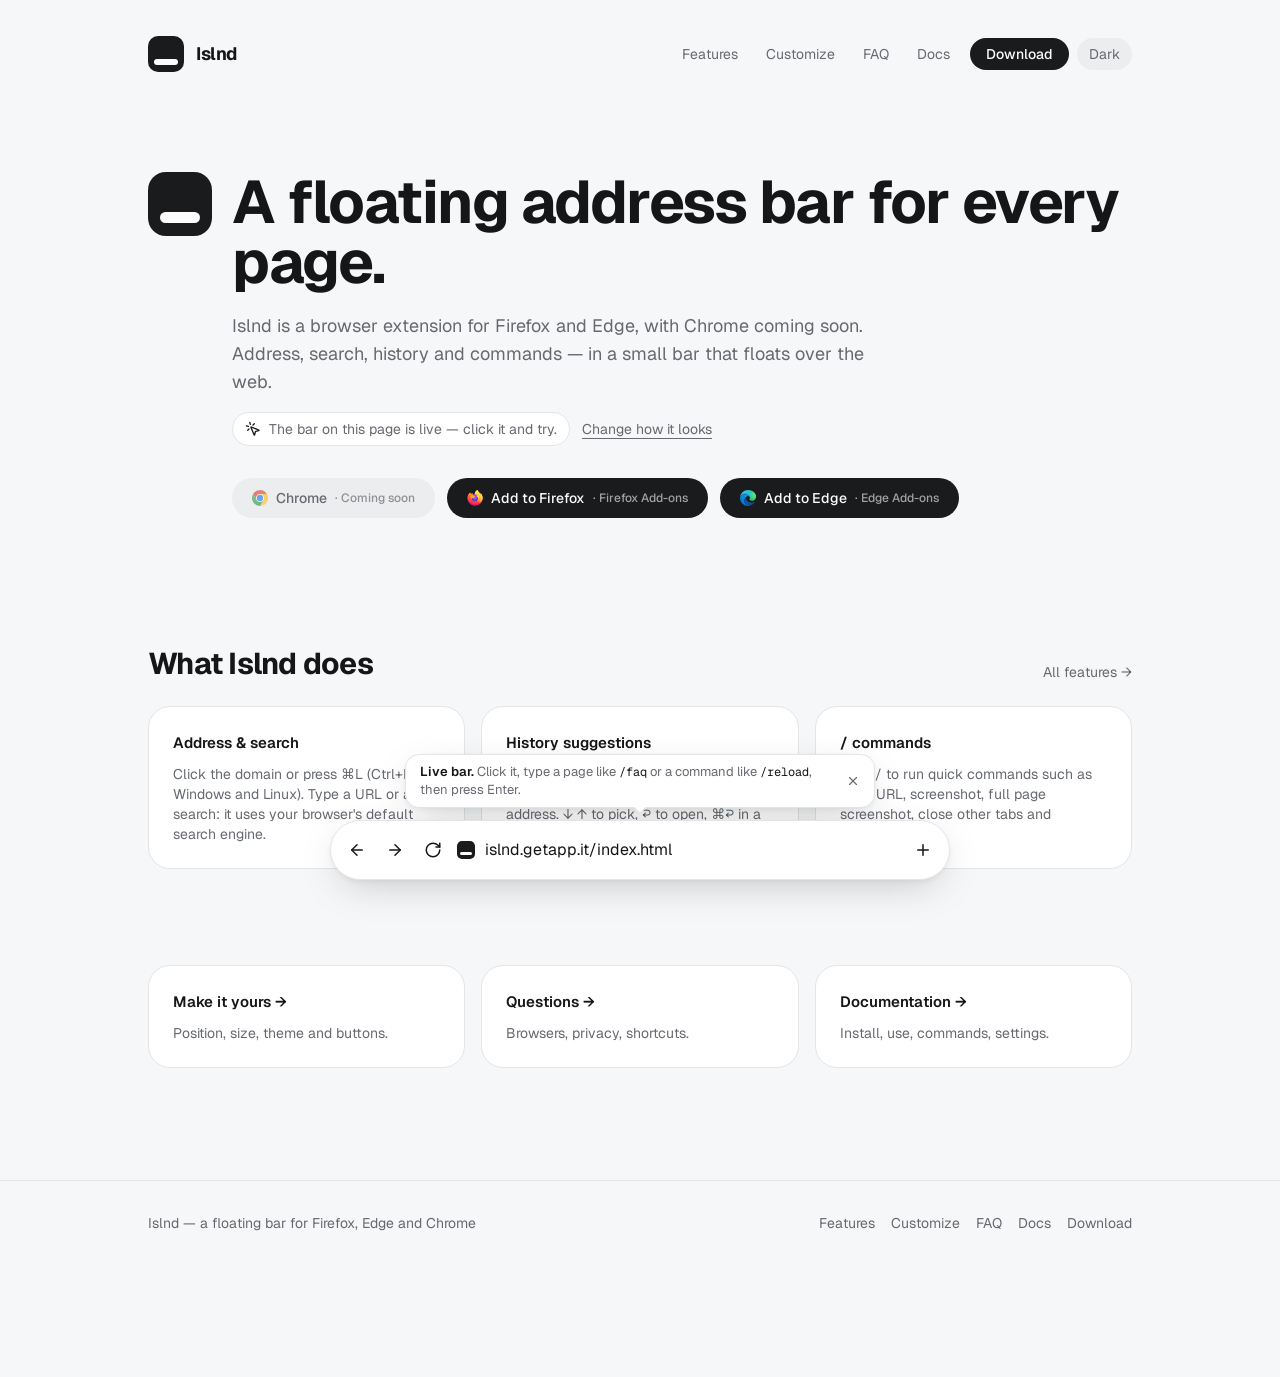
<file: index.html>
<!doctype html>
<html lang="en">
  <head>
    <meta charset="utf-8">
    <meta name="viewport" content="width=device-width, initial-scale=1">
    <title>Islnd — floating address bar for Firefox, Edge and Chrome</title>
    <meta name="description" content="Islnd is a browser extension that adds a floating bar to every page: address, search, history, navigation and / commands. For Firefox, Edge and Chrome.">
    <meta name="author" content="GetApp.it">
    <meta property="og:site_name" content="Islnd">
    <meta property="og:title" content="Islnd — floating address bar for Firefox, Edge and Chrome">
    <meta property="og:description" content="Islnd is a browser extension that adds a floating bar to every page: address, search, history, navigation and / commands. For Firefox, Edge and Chrome.">
    <meta property="og:type" content="website">
    <meta property="og:url" content="https://islnd.getapp.it/">
    <meta name="twitter:card" content="summary">
    <link rel="canonical" href="https://islnd.getapp.it/">
    <link rel="icon" href="/favicon.svg" type="image/svg+xml">
    <link rel="preconnect" href="https://fonts.googleapis.com">
    <link rel="preconnect" href="https://fonts.gstatic.com" crossorigin>
    <link rel="stylesheet" href="https://fonts.googleapis.com/css2?family=Geist:wght@400;500;600;700&amp;family=Geist+Mono:wght@400;500&amp;display=swap">
    <link rel="stylesheet" href="/site.css">
    <script>
      try {
        const theme = localStorage.getItem('islnd-theme');
        if (theme === 'dark' || (!theme && matchMedia('(prefers-color-scheme: dark)').matches)) document.documentElement.classList.add('dark');
      } catch {}
    </script>
    <script src="/site.js" defer></script>
    <script type="application/ld+json">{"@context":"https://schema.org","@type":"SoftwareApplication","name":"Islnd","applicationCategory":"BrowserApplication","operatingSystem":"Firefox, Edge","description":"A browser extension that adds a floating bar to every page: address, search, history, navigation and / commands."}</script>
  </head>
  <body>
    <div class="site">
      <header class="header">
        <a class="brand" href="/"><span class="logo" aria-hidden="true"></span><span class="brand-name">Islnd</span></a>
        <nav class="nav">
          <a href="/features/">Features</a>
          <a href="/customize/">Customize</a>
          <a href="/faq/">FAQ</a>
          <a href="/docs/">Docs</a>
          <a class="download" href="/download/">Download</a>
          <button type="button" class="theme-toggle" aria-label="Toggle dark mode">Dark</button>
        </nav>
      </header>
      <main>
        <section class="hero">
          <div class="hero-inner">
            <span class="logo" aria-hidden="true"></span>
            <div class="hero-text">
              <h1>A floating address bar for every page.</h1>
              <p class="intro">Islnd is a browser extension for Firefox and Edge, with Chrome coming soon. Address, search, history and commands — in a small bar that floats over the web.</p>
              <div class="hero-meta">
                <span class="chip"><svg class="icon" viewBox="0 0 24 24" aria-hidden="true"><path d="M14 4.1 12 6"/><path d="m5.1 8-2.9-.8"/><path d="m6 12-1.9 2"/><path d="M7.2 2.2 8 5.1"/><path d="M9.037 9.69a.498.498 0 0 1 .653-.653l11 4.5a.5.5 0 0 1-.074.949l-4.349 1.041a1 1 0 0 0-.74.739l-1.04 4.35a.5.5 0 0 1-.95.074z"/></svg>The bar on this page is live — click it and try.</span>
                <a class="text-link" href="/customize/">Change how it looks</a>
              </div>
              <div class="stores">
                <span class="store soon" aria-disabled="true"><img src="/logos/chrome.svg" alt="">Chrome<small>· Coming soon</small></span>
                <a class="store" href="https://addons.mozilla.org/it/firefox/addon/islnd/" target="_blank" rel="noopener"><img src="/logos/firefox.svg" alt="">Add to Firefox<small>· Firefox Add-ons</small></a>
                <a class="store" href="https://microsoftedge.microsoft.com/addons/detail/islnd/hhejfaknnjenognigdjfdncecgknjoaa" target="_blank" rel="noopener"><img src="/logos/edge.svg" alt="">Add to Edge<small>· Edge Add-ons</small></a>
              </div>
            </div>
          </div>
        </section>
        <section class="section">
          <div class="section-head">
            <h2>What Islnd does</h2>
            <a href="/features/">All features →</a>
          </div>
          <div class="cards three">
            <div class="card"><h3>Address &amp; search</h3><p>Click the domain or press ⌘L (Ctrl+L on Windows and Linux). Type a URL or a search: it uses your browser's default search engine.</p></div>
            <div class="card"><h3>History suggestions</h3><p>Up to 10 matching pages from your history, with favicon, title and full address. ↓ ↑ to pick, ↩ to open, ⌘↩ in a new tab.</p></div>
            <div class="card"><h3>/ commands</h3><p>Type / to run quick commands such as copy URL, screenshot, full page screenshot, close other tabs and minimize Islnd.</p></div>
          </div>
        </section>
        <section class="section cards three">
          <a class="card" href="/customize/"><h2>Make it yours →</h2><p>Position, size, theme and buttons.</p></a>
          <a class="card" href="/faq/"><h2>Questions →</h2><p>Browsers, privacy, shortcuts.</p></a>
          <a class="card" href="/docs/"><h2>Documentation →</h2><p>Install, use, commands, settings.</p></a>
        </section>
      </main>
      <footer class="footer">
        <div class="footer-inner">
          <span>Islnd — a floating bar for Firefox, Edge and Chrome</span>
          <div class="footer-links">
            <a href="/features/">Features</a>
            <a href="/customize/">Customize</a>
            <a href="/faq/">FAQ</a>
            <a href="/docs/">Docs</a>
            <a href="/download/">Download</a>
          </div>
        </div>
      </footer>
      <div class="preview-dock" role="region" aria-label="Islnd bar" data-position="bottom" data-size="xl">
        <div class="preview-hint" role="note"><span><b>Live bar.</b> Click it, type a page like <code>/faq</code> or a command like <code>/reload</code>, then press Enter.</span><button type="button" aria-label="Dismiss this hint" data-action="dismiss"><svg class="icon" viewBox="0 0 24 24" aria-hidden="true"><path d="M18 6 6 18"/><path d="m6 6 12 12"/></svg></button></div>
        <form class="preview-bar">
          <button type="button" class="preview-icon" aria-label="Back" title="Back" data-action="back"><svg class="icon" viewBox="0 0 24 24" aria-hidden="true"><path d="m12 19-7-7 7-7"/><path d="M19 12H5"/></svg></button>
          <button type="button" class="preview-icon" aria-label="Forward" title="Forward" data-action="forward"><svg class="icon" viewBox="0 0 24 24" aria-hidden="true"><path d="M5 12h14"/><path d="m12 5 7 7-7 7"/></svg></button>
          <button type="button" class="preview-icon" aria-label="Reload" title="Reload" data-action="reload"><svg class="icon" viewBox="0 0 24 24" aria-hidden="true"><path d="M21 12a9 9 0 1 1-9-9c2.52 0 4.93 1 6.74 2.74L21 8"/><path d="M21 3v5h-5"/></svg></button>
          <button type="button" class="preview-icon" aria-label="Home" title="Home" data-action="home" hidden><svg class="icon" viewBox="0 0 24 24" aria-hidden="true"><path d="M15 21v-8a1 1 0 0 0-1-1h-4a1 1 0 0 0-1 1v8"/><path d="M3 10a2 2 0 0 1 .709-1.528l7-6a2 2 0 0 1 2.582 0l7 6A2 2 0 0 1 21 10v9a2 2 0 0 1-2 2H5a2 2 0 0 1-2-2z"/></svg></button>
          <span class="logo preview-favicon" aria-hidden="true"></span>
          <input class="preview-input" aria-label="Islnd address or search" value="islnd.getapp.it" autocomplete="off" spellcheck="false">
          <button type="button" class="preview-icon" aria-label="New tab" title="New tab" data-action="newtab"><svg class="icon" viewBox="0 0 24 24" aria-hidden="true"><path d="M5 12h14"/><path d="M12 5v14"/></svg></button>
          <div class="preview-suggestions" hidden></div>
        </form>
      </div>
    </div>
  </body>
</html>
</file>
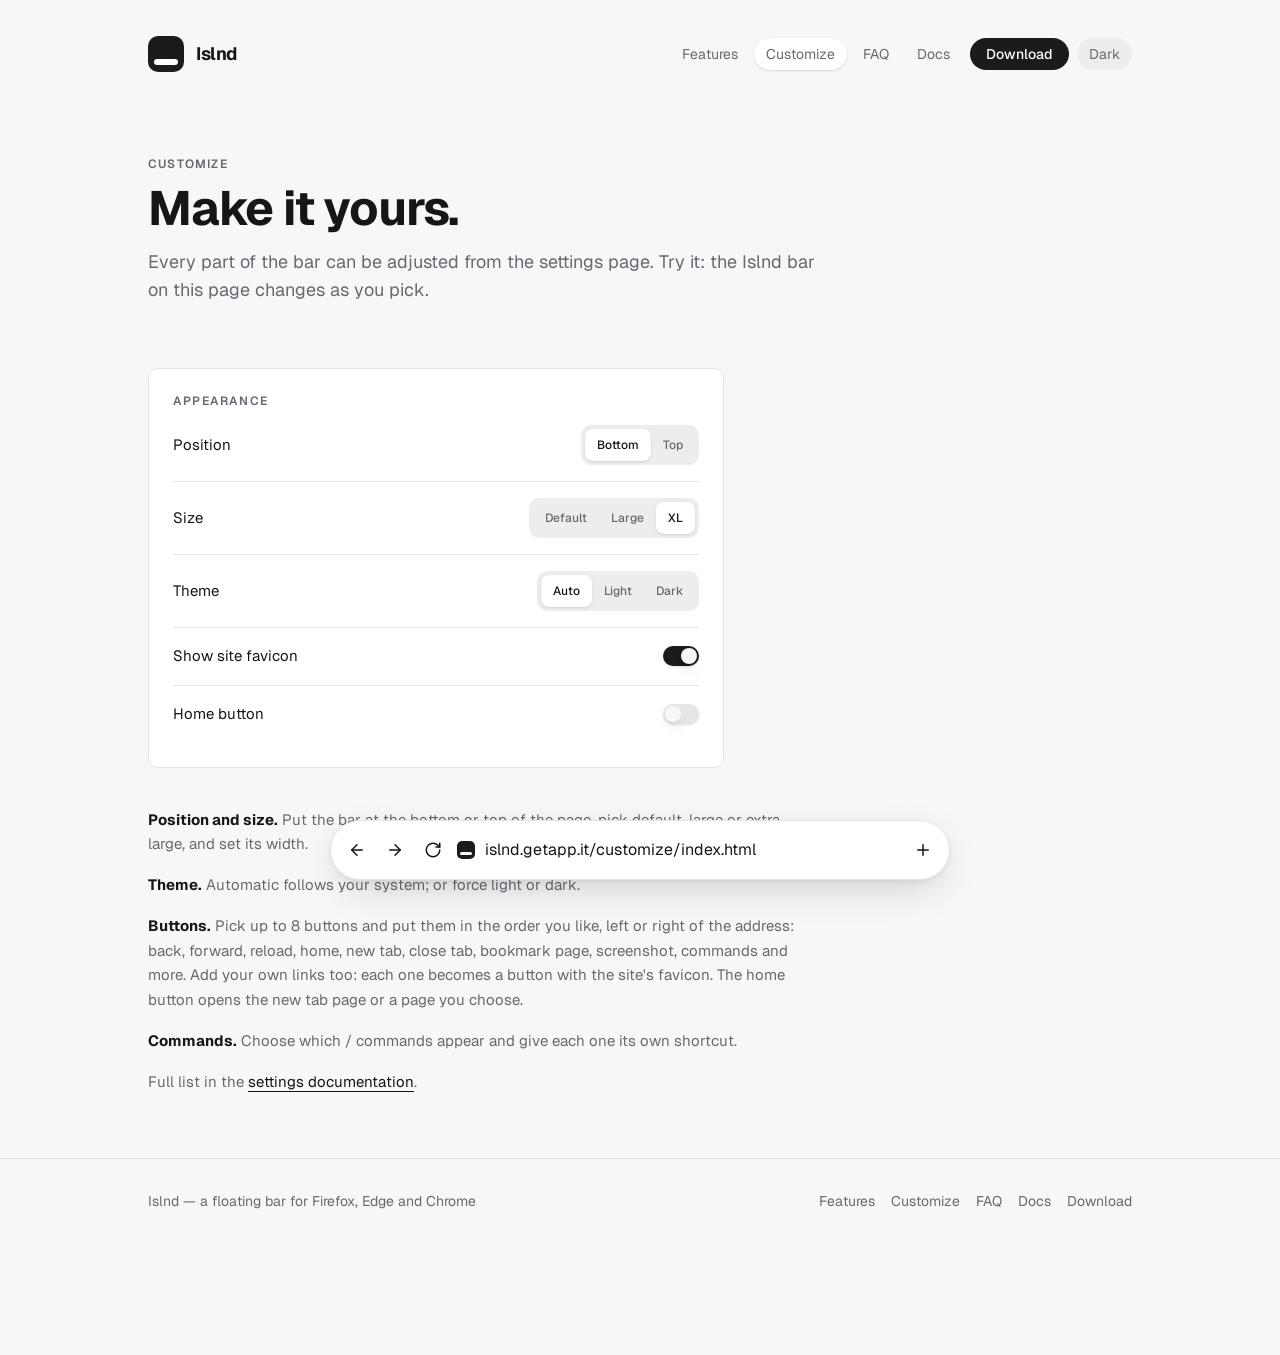
<file: customize/index.html>
<!doctype html>
<html lang="en">
  <head>
    <meta charset="utf-8">
    <meta name="viewport" content="width=device-width, initial-scale=1">
    <title>Customize Islnd — position, size, theme and buttons</title>
    <meta name="description" content="Choose where the Islnd bar sits, how big it is, light or dark theme, which buttons to show and in which order, and your home page.">
    <meta name="author" content="GetApp.it">
    <meta property="og:site_name" content="Islnd">
    <meta property="og:title" content="Customize Islnd — position, size, theme and buttons">
    <meta property="og:description" content="Choose where the Islnd bar sits, how big it is, light or dark theme, which buttons to show and in which order, and your home page.">
    <meta property="og:type" content="website">
    <meta property="og:url" content="https://islnd.getapp.it/customize">
    <meta name="twitter:card" content="summary">
    <link rel="canonical" href="https://islnd.getapp.it/customize">
    <link rel="icon" href="/favicon.svg" type="image/svg+xml">
    <link rel="preconnect" href="https://fonts.googleapis.com">
    <link rel="preconnect" href="https://fonts.gstatic.com" crossorigin>
    <link rel="stylesheet" href="https://fonts.googleapis.com/css2?family=Geist:wght@400;500;600;700&amp;family=Geist+Mono:wght@400;500&amp;display=swap">
    <link rel="stylesheet" href="/site.css">
    <script>
      try {
        const theme = localStorage.getItem('islnd-theme');
        if (theme === 'dark' || (!theme && matchMedia('(prefers-color-scheme: dark)').matches)) document.documentElement.classList.add('dark');
      } catch {}
    </script>
    <script src="/site.js" defer></script>
    <script type="application/ld+json">{"@context":"https://schema.org","@type":"BreadcrumbList","itemListElement":[{"@type":"ListItem","position":1,"name":"Home","item":"https://islnd.getapp.it/"},{"@type":"ListItem","position":2,"name":"Customize","item":"https://islnd.getapp.it/customize"}]}</script>
  </head>
  <body>
    <div class="site">
      <header class="header">
        <a class="brand" href="/"><span class="logo" aria-hidden="true"></span><span class="brand-name">Islnd</span></a>
        <nav class="nav">
          <a href="/features/">Features</a>
          <a href="/customize/" aria-current="page">Customize</a>
          <a href="/faq/">FAQ</a>
          <a href="/docs/">Docs</a>
          <a class="download" href="/download/">Download</a>
          <button type="button" class="theme-toggle" aria-label="Toggle dark mode">Dark</button>
        </nav>
      </header>
      <main>
        <div class="page-title">
          <p class="eyebrow">Customize</p>
          <h1>Make it yours.</h1>
          <p class="intro">Every part of the bar can be adjusted from the settings page. Try it: the Islnd bar on this page changes as you pick.</p>
        </div>
        <div class="settings-card">
          <p class="eyebrow">Appearance</p>
          <div class="setting"><span>Position</span><div class="choices" role="group" aria-label="position" data-key="position"><button type="button" data-value="bottom" aria-pressed="false">Bottom</button><button type="button" data-value="top" aria-pressed="false">Top</button></div></div>
          <div class="setting"><span>Size</span><div class="choices" role="group" aria-label="size" data-key="size"><button type="button" data-value="default" aria-pressed="false">Default</button><button type="button" data-value="large" aria-pressed="false">Large</button><button type="button" data-value="xl" aria-pressed="false">XL</button></div></div>
          <div class="setting"><span>Theme</span><div class="choices" role="group" aria-label="theme" data-key="theme"><button type="button" data-value="auto" aria-pressed="false">Auto</button><button type="button" data-value="light" aria-pressed="false">Light</button><button type="button" data-value="dark" aria-pressed="false">Dark</button></div></div>
          <div class="setting"><span>Show site favicon</span><button type="button" class="switch" role="switch" aria-label="Show site favicon" aria-checked="false" data-key="favicon"><span></span></button></div>
          <div class="setting"><span>Home button</span><button type="button" class="switch" role="switch" aria-label="Home button" aria-checked="false" data-key="home"><span></span></button></div>
        </div>
        <div class="notes">
          <p><strong>Position and size.</strong> Put the bar at the bottom or top of the page, pick default, large or extra large, and set its width.</p>
          <p><strong>Theme.</strong> Automatic follows your system; or force light or dark.</p>
          <p><strong>Buttons.</strong> Pick up to 8 buttons and put them in the order you like, left or right of the address: back, forward, reload, home, new tab, close tab, bookmark page, screenshot, commands and more. Add your own links too: each one becomes a button with the site's favicon. The home button opens the new tab page or a page you choose.</p>
          <p><strong>Commands.</strong> Choose which / commands appear and give each one its own shortcut.</p>
          <p>Full list in the <a href="/docs/settings/">settings documentation</a>.</p>
        </div>
      </main>
      <footer class="footer">
        <div class="footer-inner">
          <span>Islnd — a floating bar for Firefox, Edge and Chrome</span>
          <div class="footer-links">
            <a href="/features/">Features</a>
            <a href="/customize/">Customize</a>
            <a href="/faq/">FAQ</a>
            <a href="/docs/">Docs</a>
            <a href="/download/">Download</a>
          </div>
        </div>
      </footer>
      <div class="preview-dock" role="region" aria-label="Islnd bar" data-position="bottom" data-size="xl">
        <form class="preview-bar">
          <button type="button" class="preview-icon" aria-label="Back" title="Back" data-action="back"><svg class="icon" viewBox="0 0 24 24" aria-hidden="true"><path d="m12 19-7-7 7-7"/><path d="M19 12H5"/></svg></button>
          <button type="button" class="preview-icon" aria-label="Forward" title="Forward" data-action="forward"><svg class="icon" viewBox="0 0 24 24" aria-hidden="true"><path d="M5 12h14"/><path d="m12 5 7 7-7 7"/></svg></button>
          <button type="button" class="preview-icon" aria-label="Reload" title="Reload" data-action="reload"><svg class="icon" viewBox="0 0 24 24" aria-hidden="true"><path d="M21 12a9 9 0 1 1-9-9c2.52 0 4.93 1 6.74 2.74L21 8"/><path d="M21 3v5h-5"/></svg></button>
          <button type="button" class="preview-icon" aria-label="Home" title="Home" data-action="home" hidden><svg class="icon" viewBox="0 0 24 24" aria-hidden="true"><path d="M15 21v-8a1 1 0 0 0-1-1h-4a1 1 0 0 0-1 1v8"/><path d="M3 10a2 2 0 0 1 .709-1.528l7-6a2 2 0 0 1 2.582 0l7 6A2 2 0 0 1 21 10v9a2 2 0 0 1-2 2H5a2 2 0 0 1-2-2z"/></svg></button>
          <span class="logo preview-favicon" aria-hidden="true"></span>
          <input class="preview-input" aria-label="Islnd address or search" value="islnd.getapp.it/customize/" autocomplete="off" spellcheck="false">
          <button type="button" class="preview-icon" aria-label="New tab" title="New tab" data-action="newtab"><svg class="icon" viewBox="0 0 24 24" aria-hidden="true"><path d="M5 12h14"/><path d="M12 5v14"/></svg></button>
          <div class="preview-suggestions" hidden></div>
        </form>
      </div>
    </div>
  </body>
</html>
</file>
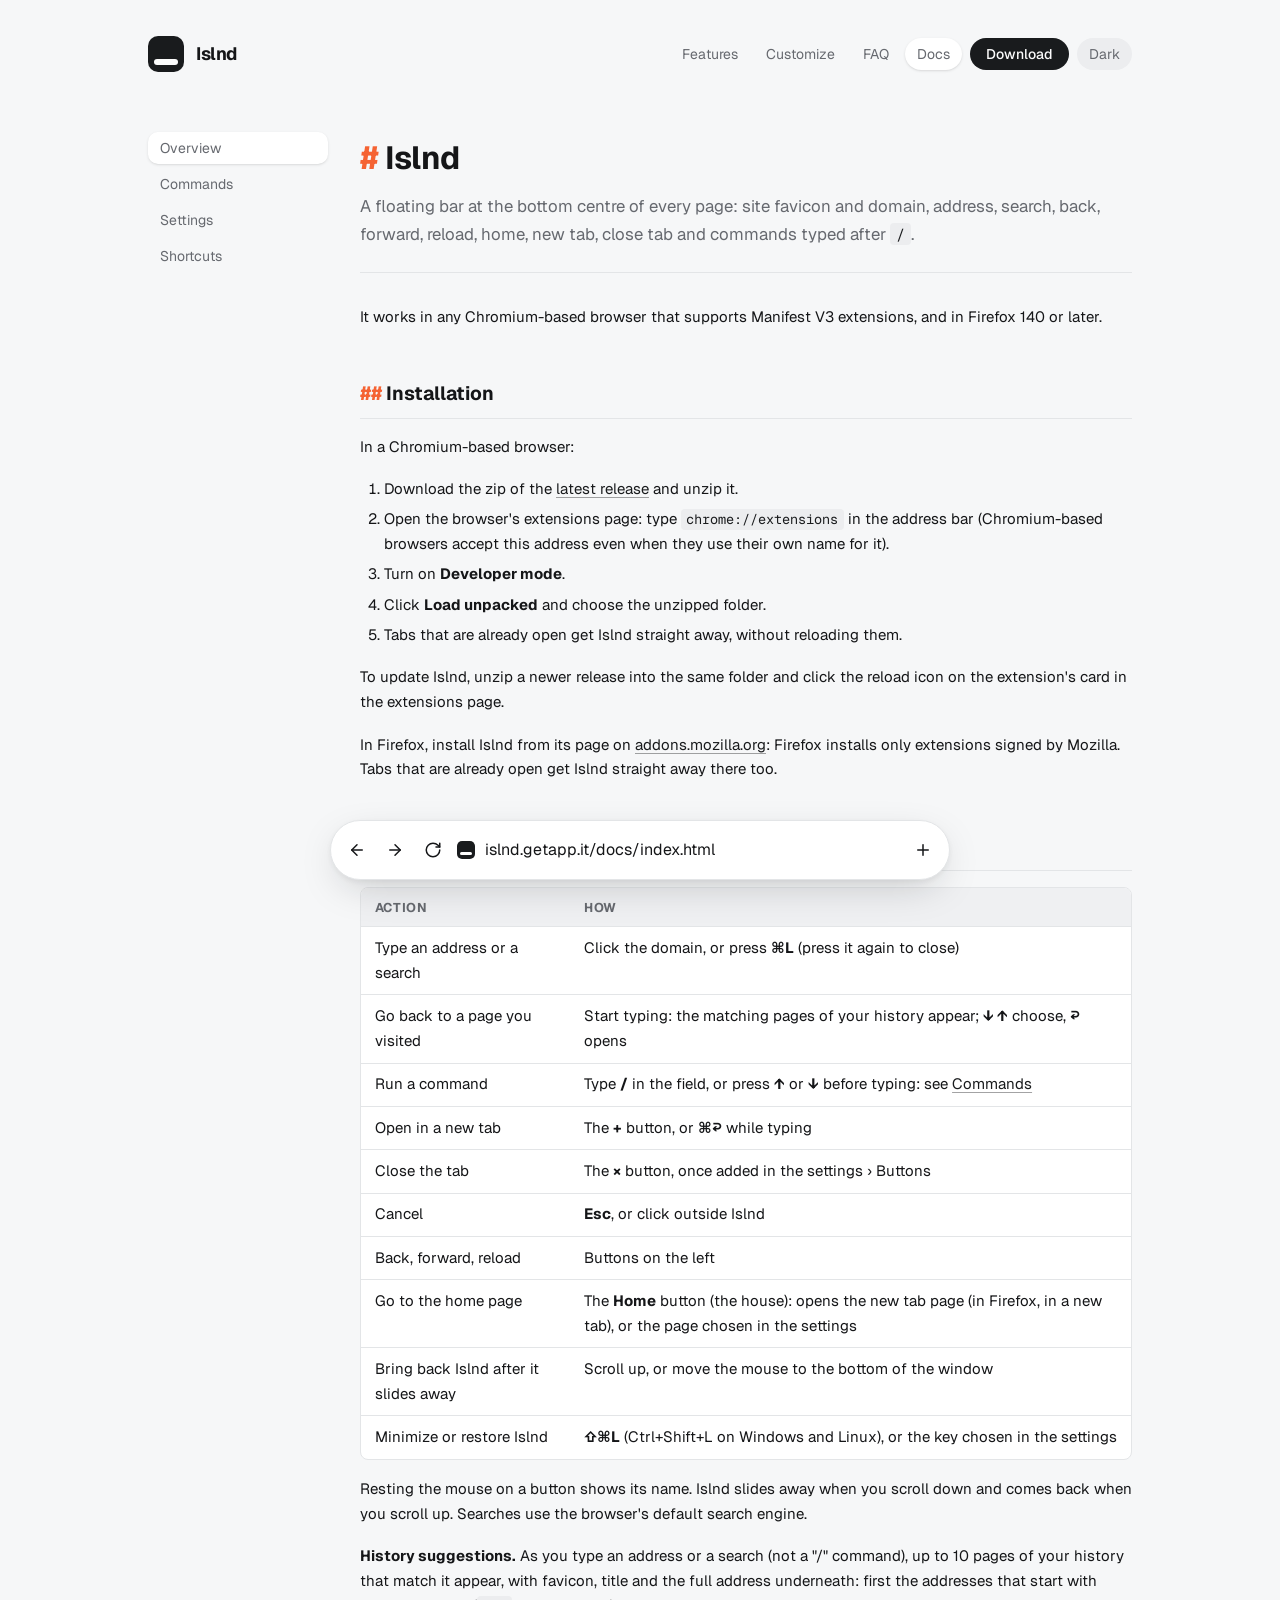
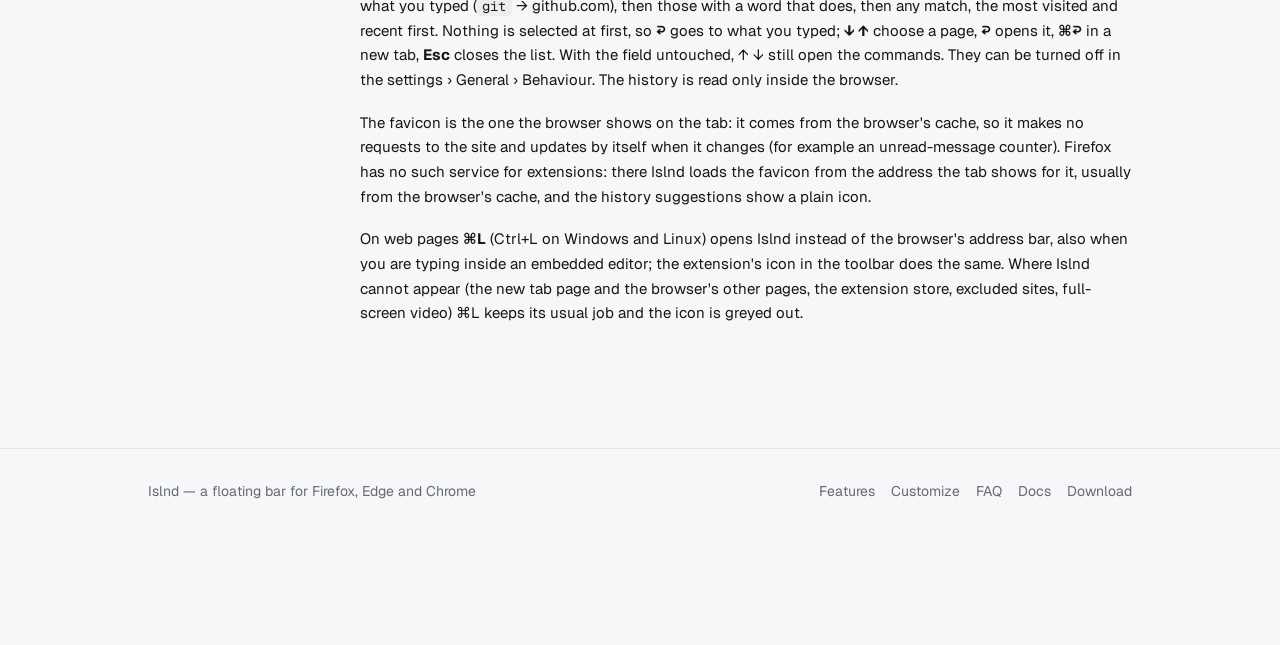
<file: docs/index.html>
<!doctype html>
<html lang="en">
  <head>
    <meta charset="utf-8">
    <meta name="viewport" content="width=device-width, initial-scale=1">
    <title>Islnd docs — install and use the floating bar</title>
    <meta name="description" content="How to install Islnd and use the floating bar: address, search, history suggestions, navigation buttons and favicons.">
    <meta name="author" content="GetApp.it">
    <meta property="og:site_name" content="Islnd">
    <meta property="og:title" content="Islnd docs — install and use the floating bar">
    <meta property="og:description" content="How to install Islnd and use the floating bar: address, search, history suggestions, navigation buttons and favicons.">
    <meta property="og:type" content="website">
    <meta property="og:url" content="https://islnd.getapp.it/docs">
    <meta name="twitter:card" content="summary">
    <link rel="canonical" href="https://islnd.getapp.it/docs">
    <link rel="icon" href="/favicon.svg" type="image/svg+xml">
    <link rel="preconnect" href="https://fonts.googleapis.com">
    <link rel="preconnect" href="https://fonts.gstatic.com" crossorigin>
    <link rel="stylesheet" href="https://fonts.googleapis.com/css2?family=Geist:wght@400;500;600;700&amp;family=Geist+Mono:wght@400;500&amp;display=swap">
    <link rel="stylesheet" href="/site.css">
    <script>
      try {
        const theme = localStorage.getItem('islnd-theme');
        if (theme === 'dark' || (!theme && matchMedia('(prefers-color-scheme: dark)').matches)) document.documentElement.classList.add('dark');
      } catch {}
    </script>
    <script src="/site.js" defer></script>
    <script type="application/ld+json">{"@context":"https://schema.org","@type":"BreadcrumbList","itemListElement":[{"@type":"ListItem","position":1,"name":"Home","item":"https://islnd.getapp.it/"},{"@type":"ListItem","position":2,"name":"Docs","item":"https://islnd.getapp.it/docs"}]}</script>
  </head>
  <body>
    <div class="site">
      <header class="header">
        <a class="brand" href="/"><span class="logo" aria-hidden="true"></span><span class="brand-name">Islnd</span></a>
        <nav class="nav">
          <a href="/features/">Features</a>
          <a href="/customize/">Customize</a>
          <a href="/faq/">FAQ</a>
          <a href="/docs/" aria-current="page">Docs</a>
          <a class="download" href="/download/">Download</a>
          <button type="button" class="theme-toggle" aria-label="Toggle dark mode">Dark</button>
        </nav>
      </header>
      <main>
        <div class="docs">
          <nav class="docs-nav" aria-label="Documentation">
            <a href="/docs/" aria-current="page">Overview</a>
            <a href="/docs/commands/">Commands</a>
            <a href="/docs/settings/">Settings</a>
            <a href="/docs/shortcuts/">Shortcuts</a>
          </nav>
          <article class="md">
        <!-- docs:begin -->
<h1>Islnd</h1>
<p>A floating bar at the bottom centre of every page: site favicon and domain, address, search, back, forward, reload, home, new tab, close tab and commands typed after <code>/</code>.</p>
<p>It works in any Chromium-based browser that supports Manifest V3 extensions, and in Firefox 140 or later.</p>
<h2 id="installation">Installation</h2>
<p>In a Chromium-based browser:</p>
<ol>
<li>Download the zip of the <a href="https://github.com/islnd-nav/islnd-nav.github.io/releases/latest">latest release</a> and unzip it.</li>
<li>Open the browser's extensions page: type <code>chrome://extensions</code> in the address bar (Chromium-based browsers accept this address even when they use their own name for it).</li>
<li>Turn on <strong>Developer mode</strong>.</li>
<li>Click <strong>Load unpacked</strong> and choose the unzipped folder.</li>
<li>Tabs that are already open get Islnd straight away, without reloading them.</li>
</ol>
<p>To update Islnd, unzip a newer release into the same folder and click the reload icon on the extension's card in the extensions page.</p>
<p>In Firefox, install Islnd from its page on <a href="https://addons.mozilla.org/firefox/addon/islnd/">addons.mozilla.org</a>: Firefox installs only extensions signed by Mozilla. Tabs that are already open get Islnd straight away there too.</p>
<h2 id="usage">Usage</h2>
<table>
<thead>
<tr>
<th>Action</th>
<th>How</th>
</tr>
</thead>
<tbody><tr>
<td>Type an address or a search</td>
<td>Click the domain, or press <strong>⌘L</strong> (press it again to close)</td>
</tr>
<tr>
<td>Go back to a page you visited</td>
<td>Start typing: the matching pages of your history appear; <strong>↓ ↑</strong> choose, <strong>↩</strong> opens</td>
</tr>
<tr>
<td>Run a command</td>
<td>Type <strong>/</strong> in the field, or press <strong>↑</strong> or <strong>↓</strong> before typing: see <a href="/docs/commands/">Commands</a></td>
</tr>
<tr>
<td>Open in a new tab</td>
<td>The <strong>+</strong> button, or <strong>⌘↩</strong> while typing</td>
</tr>
<tr>
<td>Close the tab</td>
<td>The <strong>×</strong> button, once added in the settings › Buttons</td>
</tr>
<tr>
<td>Cancel</td>
<td><strong>Esc</strong>, or click outside Islnd</td>
</tr>
<tr>
<td>Back, forward, reload</td>
<td>Buttons on the left</td>
</tr>
<tr>
<td>Go to the home page</td>
<td>The <strong>Home</strong> button (the house): opens the new tab page (in Firefox, in a new tab), or the page chosen in the settings</td>
</tr>
<tr>
<td>Bring back Islnd after it slides away</td>
<td>Scroll up, or move the mouse to the bottom of the window</td>
</tr>
<tr>
<td>Minimize or restore Islnd</td>
<td><strong>⇧⌘L</strong> (Ctrl+Shift+L on Windows and Linux), or the key chosen in the settings</td>
</tr></tbody></table>
<p>Resting the mouse on a button shows its name. Islnd slides away when you scroll down and comes back when you scroll up. Searches use the browser's default search engine.</p>
<p><strong>History suggestions.</strong> As you type an address or a search (not a &quot;/&quot; command), up to 10 pages of your history that match it appear, with favicon, title and the full address underneath: first the addresses that start with what you typed (<code>git</code> → github.com), then those with a word that does, then any match, the most visited and recent first. Nothing is selected at first, so <strong>↩</strong> goes to what you typed; <strong>↓ ↑</strong> choose a page, <strong>↩</strong> opens it, <strong>⌘↩</strong> in a new tab, <strong>Esc</strong> closes the list. With the field untouched, ↑ ↓ still open the commands. They can be turned off in the settings › General › Behaviour. The history is read only inside the browser.</p>
<p>The favicon is the one the browser shows on the tab: it comes from the browser's cache, so it makes no requests to the site and updates by itself when it changes (for example an unread-message counter). Firefox has no such service for extensions: there Islnd loads the favicon from the address the tab shows for it, usually from the browser's cache, and the history suggestions show a plain icon.</p>
<p>On web pages <strong>⌘L</strong> (Ctrl+L on Windows and Linux) opens Islnd instead of the browser's address bar, also when you are typing inside an embedded editor; the extension's icon in the toolbar does the same. Where Islnd cannot appear (the new tab page and the browser's other pages, the extension store, excluded sites, full-screen video) ⌘L keeps its usual job and the icon is greyed out.</p>
<!-- docs:end -->
          </article>
        </div>
      </main>
      <footer class="footer">
        <div class="footer-inner">
          <span>Islnd — a floating bar for Firefox, Edge and Chrome</span>
          <div class="footer-links">
            <a href="/features/">Features</a>
            <a href="/customize/">Customize</a>
            <a href="/faq/">FAQ</a>
            <a href="/docs/">Docs</a>
            <a href="/download/">Download</a>
          </div>
        </div>
      </footer>
      <div class="preview-dock" role="region" aria-label="Islnd bar" data-position="bottom" data-size="xl">
        <form class="preview-bar">
          <button type="button" class="preview-icon" aria-label="Back" title="Back" data-action="back"><svg class="icon" viewBox="0 0 24 24" aria-hidden="true"><path d="m12 19-7-7 7-7"/><path d="M19 12H5"/></svg></button>
          <button type="button" class="preview-icon" aria-label="Forward" title="Forward" data-action="forward"><svg class="icon" viewBox="0 0 24 24" aria-hidden="true"><path d="M5 12h14"/><path d="m12 5 7 7-7 7"/></svg></button>
          <button type="button" class="preview-icon" aria-label="Reload" title="Reload" data-action="reload"><svg class="icon" viewBox="0 0 24 24" aria-hidden="true"><path d="M21 12a9 9 0 1 1-9-9c2.52 0 4.93 1 6.74 2.74L21 8"/><path d="M21 3v5h-5"/></svg></button>
          <button type="button" class="preview-icon" aria-label="Home" title="Home" data-action="home" hidden><svg class="icon" viewBox="0 0 24 24" aria-hidden="true"><path d="M15 21v-8a1 1 0 0 0-1-1h-4a1 1 0 0 0-1 1v8"/><path d="M3 10a2 2 0 0 1 .709-1.528l7-6a2 2 0 0 1 2.582 0l7 6A2 2 0 0 1 21 10v9a2 2 0 0 1-2 2H5a2 2 0 0 1-2-2z"/></svg></button>
          <span class="logo preview-favicon" aria-hidden="true"></span>
          <input class="preview-input" aria-label="Islnd address or search" value="islnd.getapp.it/docs/" autocomplete="off" spellcheck="false">
          <button type="button" class="preview-icon" aria-label="New tab" title="New tab" data-action="newtab"><svg class="icon" viewBox="0 0 24 24" aria-hidden="true"><path d="M5 12h14"/><path d="M12 5v14"/></svg></button>
          <div class="preview-suggestions" hidden></div>
        </form>
      </div>
    </div>
  </body>
</html>
</file>
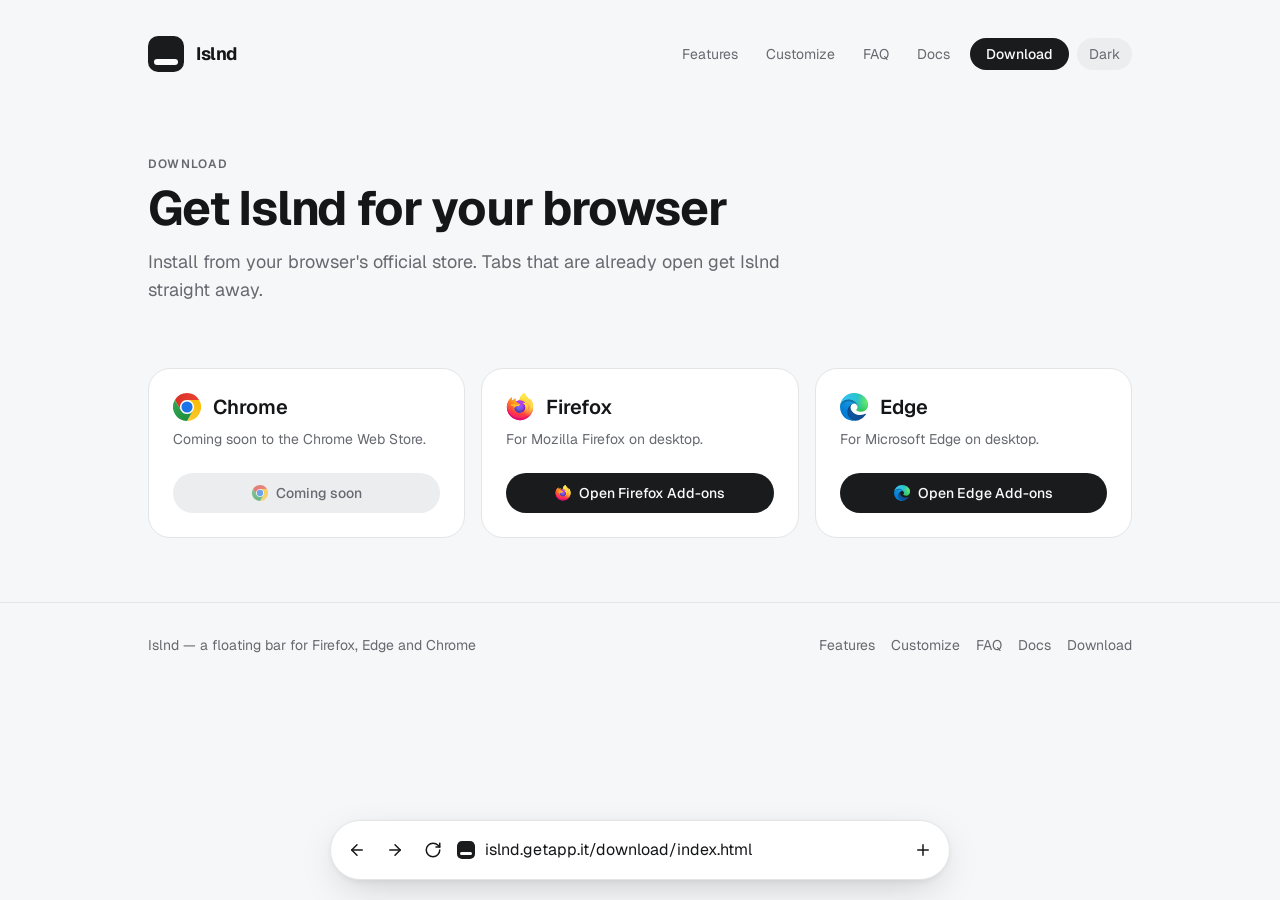
<file: download/index.html>
<!doctype html>
<html lang="en">
  <head>
    <meta charset="utf-8">
    <meta name="viewport" content="width=device-width, initial-scale=1">
    <title>Download Islnd for Firefox and Edge</title>
    <meta name="description" content="Get the Islnd extension from Firefox Add-ons or Edge Add-ons. Chrome coming soon.">
    <meta name="author" content="GetApp.it">
    <meta property="og:site_name" content="Islnd">
    <meta property="og:title" content="Download Islnd for Firefox and Edge">
    <meta property="og:description" content="Get the Islnd extension from Firefox Add-ons or Edge Add-ons. Chrome coming soon.">
    <meta property="og:type" content="website">
    <meta property="og:url" content="https://islnd.getapp.it/download">
    <meta name="twitter:card" content="summary">
    <link rel="canonical" href="https://islnd.getapp.it/download">
    <link rel="icon" href="/favicon.svg" type="image/svg+xml">
    <link rel="preconnect" href="https://fonts.googleapis.com">
    <link rel="preconnect" href="https://fonts.gstatic.com" crossorigin>
    <link rel="stylesheet" href="https://fonts.googleapis.com/css2?family=Geist:wght@400;500;600;700&amp;family=Geist+Mono:wght@400;500&amp;display=swap">
    <link rel="stylesheet" href="/site.css">
    <script>
      try {
        const theme = localStorage.getItem('islnd-theme');
        if (theme === 'dark' || (!theme && matchMedia('(prefers-color-scheme: dark)').matches)) document.documentElement.classList.add('dark');
      } catch {}
    </script>
    <script src="/site.js" defer></script>
    <script type="application/ld+json">{"@context":"https://schema.org","@type":"SoftwareApplication","name":"Islnd","applicationCategory":"BrowserApplication","operatingSystem":"Firefox, Edge","description":"A browser extension that adds a floating bar to every page: address, search, history, navigation and / commands."}</script>
    <script type="application/ld+json">{"@context":"https://schema.org","@type":"BreadcrumbList","itemListElement":[{"@type":"ListItem","position":1,"name":"Home","item":"https://islnd.getapp.it/"},{"@type":"ListItem","position":2,"name":"Download","item":"https://islnd.getapp.it/download"}]}</script>
  </head>
  <body>
    <div class="site">
      <header class="header">
        <a class="brand" href="/"><span class="logo" aria-hidden="true"></span><span class="brand-name">Islnd</span></a>
        <nav class="nav">
          <a href="/features/">Features</a>
          <a href="/customize/">Customize</a>
          <a href="/faq/">FAQ</a>
          <a href="/docs/">Docs</a>
          <a class="download" href="/download/">Download</a>
          <button type="button" class="theme-toggle" aria-label="Toggle dark mode">Dark</button>
        </nav>
      </header>
      <main>
        <div class="page-title">
          <p class="eyebrow">Download</p>
          <h1>Get Islnd for your browser</h1>
          <p class="intro">Install from your browser's official store. Tabs that are already open get Islnd straight away.</p>
        </div>
        <div class="cards three">
          <div class="card download-card">
            <header><img src="/logos/chrome.svg" alt=""><h2>Chrome</h2></header>
            <p>Coming soon to the Chrome Web Store.</p>
            <span class="button soon" aria-disabled="true"><img src="/logos/chrome.svg" alt="">Coming soon</span>
          </div>
          <div class="card download-card">
            <header><img src="/logos/firefox.svg" alt=""><h2>Firefox</h2></header>
            <p>For Mozilla Firefox on desktop.</p>
            <a class="button" href="https://addons.mozilla.org/it/firefox/addon/islnd/" target="_blank" rel="noopener"><img src="/logos/firefox.svg" alt="">Open Firefox Add-ons</a>
          </div>
          <div class="card download-card">
            <header><img src="/logos/edge.svg" alt=""><h2>Edge</h2></header>
            <p>For Microsoft Edge on desktop.</p>
            <a class="button" href="https://microsoftedge.microsoft.com/addons/detail/islnd/hhejfaknnjenognigdjfdncecgknjoaa" target="_blank" rel="noopener"><img src="/logos/edge.svg" alt="">Open Edge Add-ons</a>
          </div>
        </div>
      </main>
      <footer class="footer">
        <div class="footer-inner">
          <span>Islnd — a floating bar for Firefox, Edge and Chrome</span>
          <div class="footer-links">
            <a href="/features/">Features</a>
            <a href="/customize/">Customize</a>
            <a href="/faq/">FAQ</a>
            <a href="/docs/">Docs</a>
            <a href="/download/">Download</a>
          </div>
        </div>
      </footer>
      <div class="preview-dock" role="region" aria-label="Islnd bar" data-position="bottom" data-size="xl">
        <form class="preview-bar">
          <button type="button" class="preview-icon" aria-label="Back" title="Back" data-action="back"><svg class="icon" viewBox="0 0 24 24" aria-hidden="true"><path d="m12 19-7-7 7-7"/><path d="M19 12H5"/></svg></button>
          <button type="button" class="preview-icon" aria-label="Forward" title="Forward" data-action="forward"><svg class="icon" viewBox="0 0 24 24" aria-hidden="true"><path d="M5 12h14"/><path d="m12 5 7 7-7 7"/></svg></button>
          <button type="button" class="preview-icon" aria-label="Reload" title="Reload" data-action="reload"><svg class="icon" viewBox="0 0 24 24" aria-hidden="true"><path d="M21 12a9 9 0 1 1-9-9c2.52 0 4.93 1 6.74 2.74L21 8"/><path d="M21 3v5h-5"/></svg></button>
          <button type="button" class="preview-icon" aria-label="Home" title="Home" data-action="home" hidden><svg class="icon" viewBox="0 0 24 24" aria-hidden="true"><path d="M15 21v-8a1 1 0 0 0-1-1h-4a1 1 0 0 0-1 1v8"/><path d="M3 10a2 2 0 0 1 .709-1.528l7-6a2 2 0 0 1 2.582 0l7 6A2 2 0 0 1 21 10v9a2 2 0 0 1-2 2H5a2 2 0 0 1-2-2z"/></svg></button>
          <span class="logo preview-favicon" aria-hidden="true"></span>
          <input class="preview-input" aria-label="Islnd address or search" value="islnd.getapp.it/download/" autocomplete="off" spellcheck="false">
          <button type="button" class="preview-icon" aria-label="New tab" title="New tab" data-action="newtab"><svg class="icon" viewBox="0 0 24 24" aria-hidden="true"><path d="M5 12h14"/><path d="M12 5v14"/></svg></button>
          <div class="preview-suggestions" hidden></div>
        </form>
      </div>
    </div>
  </body>
</html>
</file>
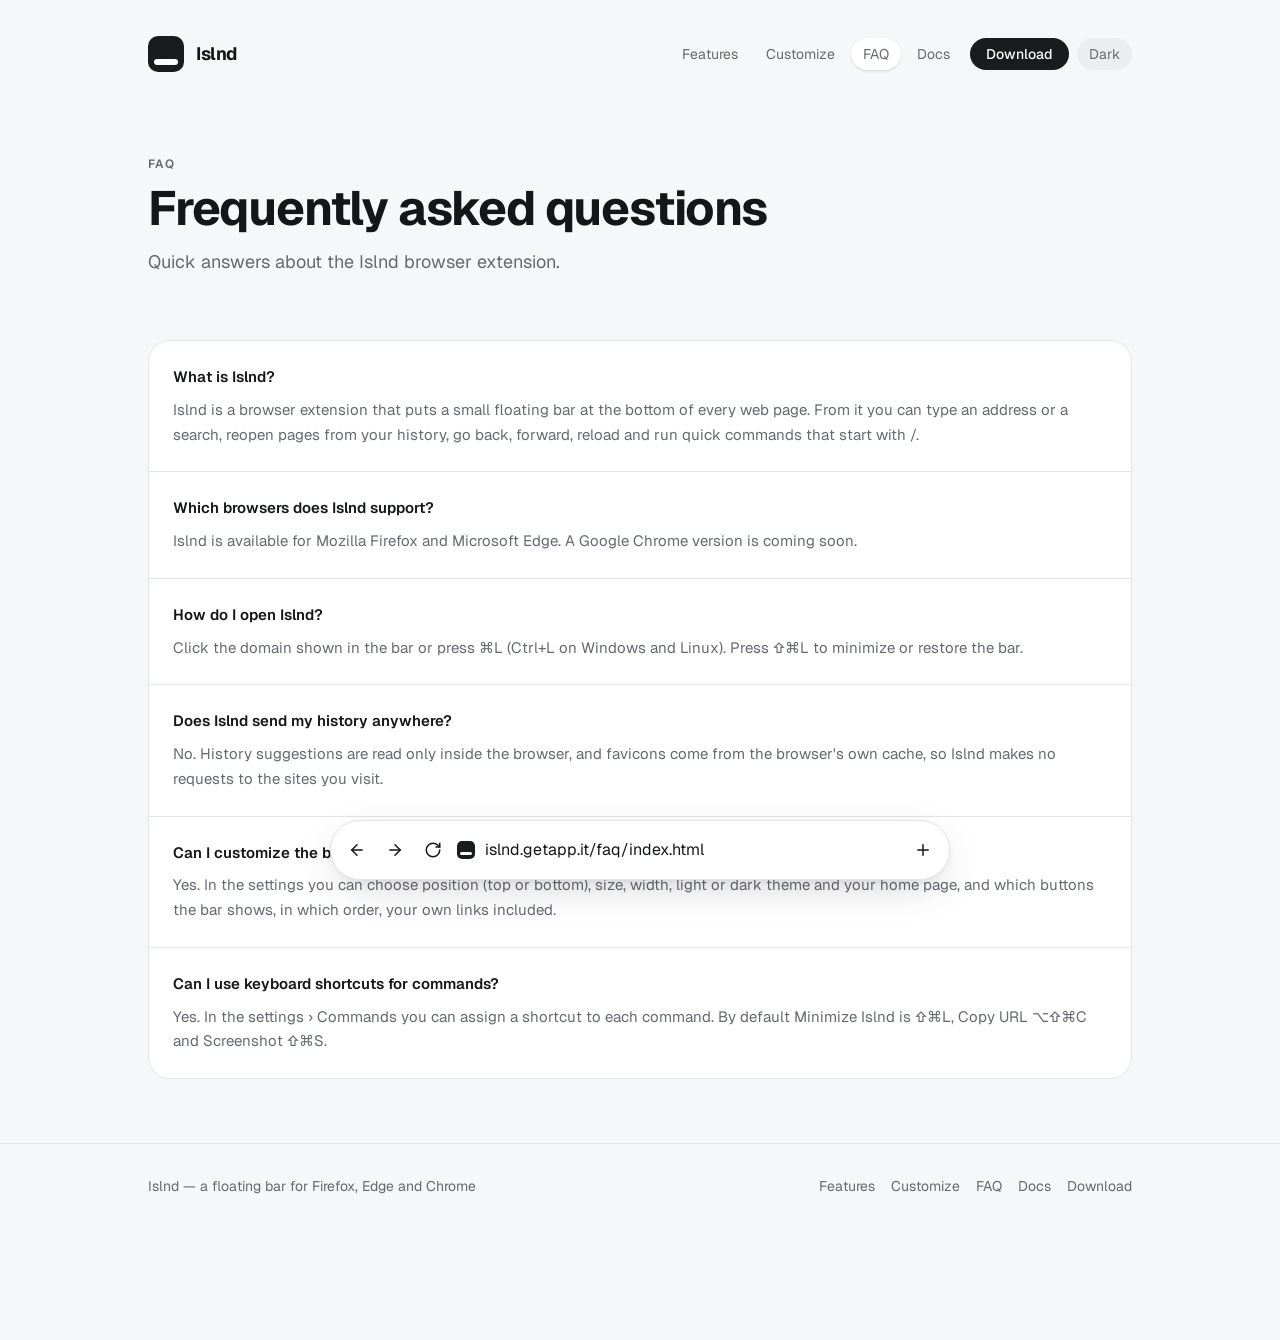
<file: faq/index.html>
<!doctype html>
<html lang="en">
  <head>
    <meta charset="utf-8">
    <meta name="viewport" content="width=device-width, initial-scale=1">
    <title>Islnd FAQ — browsers, privacy and shortcuts</title>
    <meta name="description" content="Answers about Islnd: supported browsers, how to open the bar, privacy of your history, customization and keyboard shortcuts.">
    <meta name="author" content="GetApp.it">
    <meta property="og:site_name" content="Islnd">
    <meta property="og:title" content="Islnd FAQ — browsers, privacy and shortcuts">
    <meta property="og:description" content="Answers about Islnd: supported browsers, how to open the bar, privacy of your history, customization and keyboard shortcuts.">
    <meta property="og:type" content="website">
    <meta property="og:url" content="https://islnd.getapp.it/faq">
    <meta name="twitter:card" content="summary">
    <link rel="canonical" href="https://islnd.getapp.it/faq">
    <link rel="icon" href="/favicon.svg" type="image/svg+xml">
    <link rel="preconnect" href="https://fonts.googleapis.com">
    <link rel="preconnect" href="https://fonts.gstatic.com" crossorigin>
    <link rel="stylesheet" href="https://fonts.googleapis.com/css2?family=Geist:wght@400;500;600;700&amp;family=Geist+Mono:wght@400;500&amp;display=swap">
    <link rel="stylesheet" href="/site.css">
    <script>
      try {
        const theme = localStorage.getItem('islnd-theme');
        if (theme === 'dark' || (!theme && matchMedia('(prefers-color-scheme: dark)').matches)) document.documentElement.classList.add('dark');
      } catch {}
    </script>
    <script src="/site.js" defer></script>
    <script type="application/ld+json">{"@context":"https://schema.org","@type":"BreadcrumbList","itemListElement":[{"@type":"ListItem","position":1,"name":"Home","item":"https://islnd.getapp.it/"},{"@type":"ListItem","position":2,"name":"FAQ","item":"https://islnd.getapp.it/faq"}]}</script>
  </head>
  <body>
    <div class="site">
      <header class="header">
        <a class="brand" href="/"><span class="logo" aria-hidden="true"></span><span class="brand-name">Islnd</span></a>
        <nav class="nav">
          <a href="/features/">Features</a>
          <a href="/customize/">Customize</a>
          <a href="/faq/" aria-current="page">FAQ</a>
          <a href="/docs/">Docs</a>
          <a class="download" href="/download/">Download</a>
          <button type="button" class="theme-toggle" aria-label="Toggle dark mode">Dark</button>
        </nav>
      </header>
      <main>
        <div class="page-title">
          <p class="eyebrow">FAQ</p>
          <h1>Frequently asked questions</h1>
          <p class="intro">Quick answers about the Islnd browser extension.</p>
        </div>
        <div class="faq">
          <section><h2>What is Islnd?</h2><p>Islnd is a browser extension that puts a small floating bar at the bottom of every web page. From it you can type an address or a search, reopen pages from your history, go back, forward, reload and run quick commands that start with /.</p></section>
          <section><h2>Which browsers does Islnd support?</h2><p>Islnd is available for Mozilla Firefox and Microsoft Edge. A Google Chrome version is coming soon.</p></section>
          <section><h2>How do I open Islnd?</h2><p>Click the domain shown in the bar or press ⌘L (Ctrl+L on Windows and Linux). Press ⇧⌘L to minimize or restore the bar.</p></section>
          <section><h2>Does Islnd send my history anywhere?</h2><p>No. History suggestions are read only inside the browser, and favicons come from the browser's own cache, so Islnd makes no requests to the sites you visit.</p></section>
          <section><h2>Can I customize the bar?</h2><p>Yes. In the settings you can choose position (top or bottom), size, width, light or dark theme and your home page, and which buttons the bar shows, in which order, your own links included.</p></section>
          <section><h2>Can I use keyboard shortcuts for commands?</h2><p>Yes. In the settings › Commands you can assign a shortcut to each command. By default Minimize Islnd is ⇧⌘L, Copy URL ⌥⇧⌘C and Screenshot ⇧⌘S.</p></section>
        </div>
      </main>
      <footer class="footer">
        <div class="footer-inner">
          <span>Islnd — a floating bar for Firefox, Edge and Chrome</span>
          <div class="footer-links">
            <a href="/features/">Features</a>
            <a href="/customize/">Customize</a>
            <a href="/faq/">FAQ</a>
            <a href="/docs/">Docs</a>
            <a href="/download/">Download</a>
          </div>
        </div>
      </footer>
      <div class="preview-dock" role="region" aria-label="Islnd bar" data-position="bottom" data-size="xl">
        <form class="preview-bar">
          <button type="button" class="preview-icon" aria-label="Back" title="Back" data-action="back"><svg class="icon" viewBox="0 0 24 24" aria-hidden="true"><path d="m12 19-7-7 7-7"/><path d="M19 12H5"/></svg></button>
          <button type="button" class="preview-icon" aria-label="Forward" title="Forward" data-action="forward"><svg class="icon" viewBox="0 0 24 24" aria-hidden="true"><path d="M5 12h14"/><path d="m12 5 7 7-7 7"/></svg></button>
          <button type="button" class="preview-icon" aria-label="Reload" title="Reload" data-action="reload"><svg class="icon" viewBox="0 0 24 24" aria-hidden="true"><path d="M21 12a9 9 0 1 1-9-9c2.52 0 4.93 1 6.74 2.74L21 8"/><path d="M21 3v5h-5"/></svg></button>
          <button type="button" class="preview-icon" aria-label="Home" title="Home" data-action="home" hidden><svg class="icon" viewBox="0 0 24 24" aria-hidden="true"><path d="M15 21v-8a1 1 0 0 0-1-1h-4a1 1 0 0 0-1 1v8"/><path d="M3 10a2 2 0 0 1 .709-1.528l7-6a2 2 0 0 1 2.582 0l7 6A2 2 0 0 1 21 10v9a2 2 0 0 1-2 2H5a2 2 0 0 1-2-2z"/></svg></button>
          <span class="logo preview-favicon" aria-hidden="true"></span>
          <input class="preview-input" aria-label="Islnd address or search" value="islnd.getapp.it/faq/" autocomplete="off" spellcheck="false">
          <button type="button" class="preview-icon" aria-label="New tab" title="New tab" data-action="newtab"><svg class="icon" viewBox="0 0 24 24" aria-hidden="true"><path d="M5 12h14"/><path d="M12 5v14"/></svg></button>
          <div class="preview-suggestions" hidden></div>
        </form>
      </div>
    </div>
  </body>
</html>
</file>
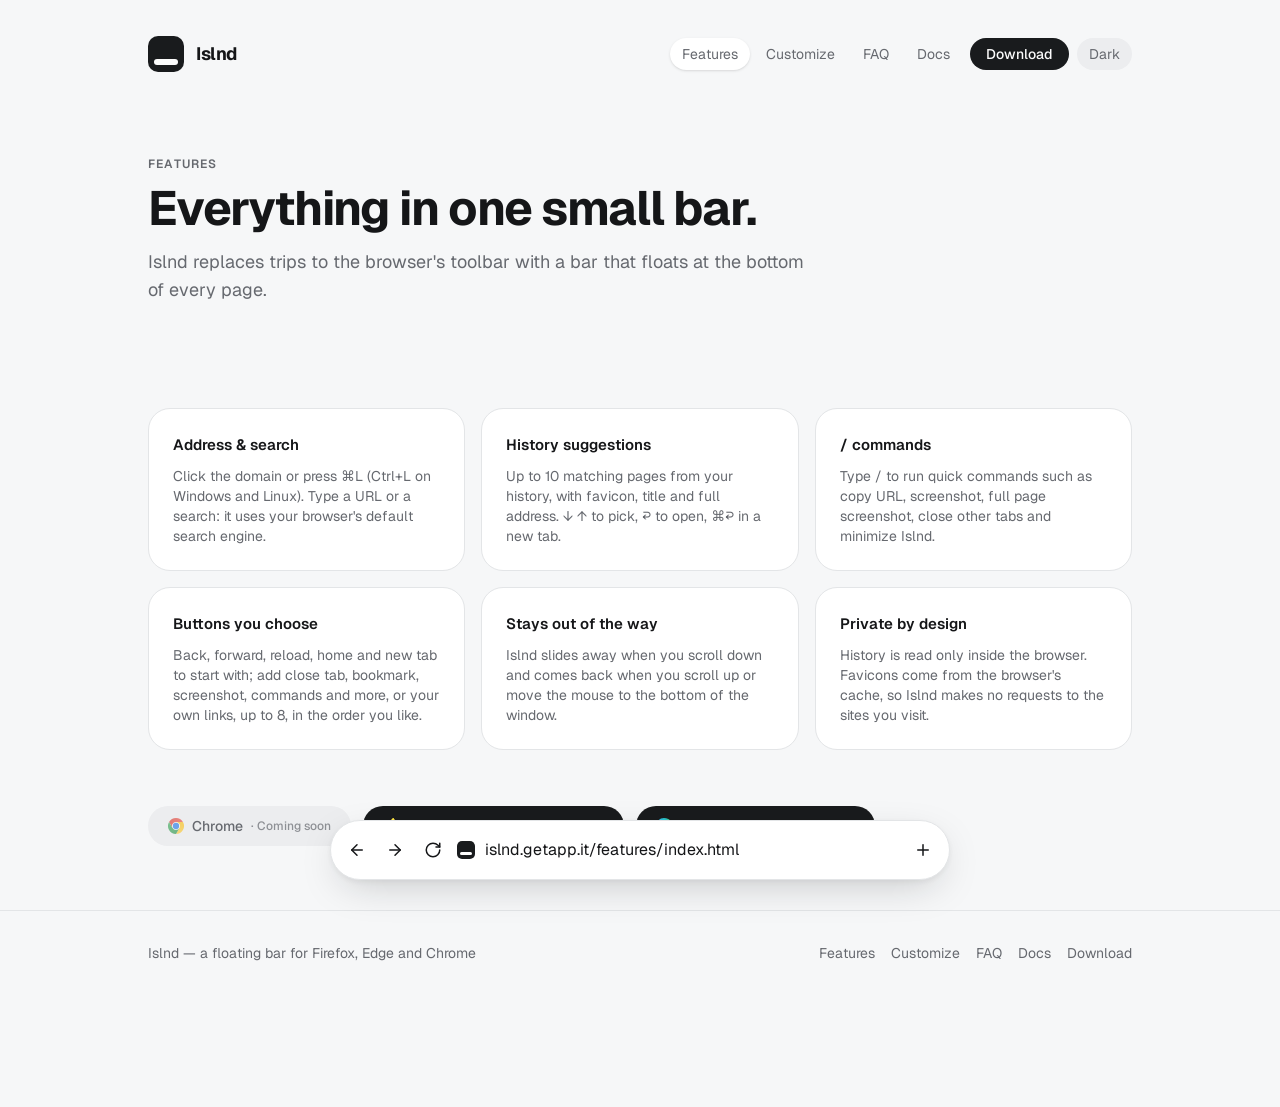
<file: features/index.html>
<!doctype html>
<html lang="en">
  <head>
    <meta charset="utf-8">
    <meta name="viewport" content="width=device-width, initial-scale=1">
    <title>Features — Islnd floating browser bar</title>
    <meta name="description" content="Address and search, history suggestions, / commands, navigation buttons and privacy: everything the Islnd browser extension does.">
    <meta name="author" content="GetApp.it">
    <meta property="og:site_name" content="Islnd">
    <meta property="og:title" content="Features — Islnd floating browser bar">
    <meta property="og:description" content="Address and search, history suggestions, / commands, navigation buttons and privacy: everything the Islnd browser extension does.">
    <meta property="og:type" content="website">
    <meta property="og:url" content="https://islnd.getapp.it/features">
    <meta name="twitter:card" content="summary">
    <link rel="canonical" href="https://islnd.getapp.it/features">
    <link rel="icon" href="/favicon.svg" type="image/svg+xml">
    <link rel="preconnect" href="https://fonts.googleapis.com">
    <link rel="preconnect" href="https://fonts.gstatic.com" crossorigin>
    <link rel="stylesheet" href="https://fonts.googleapis.com/css2?family=Geist:wght@400;500;600;700&amp;family=Geist+Mono:wght@400;500&amp;display=swap">
    <link rel="stylesheet" href="/site.css">
    <script>
      try {
        const theme = localStorage.getItem('islnd-theme');
        if (theme === 'dark' || (!theme && matchMedia('(prefers-color-scheme: dark)').matches)) document.documentElement.classList.add('dark');
      } catch {}
    </script>
    <script src="/site.js" defer></script>
    <script type="application/ld+json">{"@context":"https://schema.org","@type":"BreadcrumbList","itemListElement":[{"@type":"ListItem","position":1,"name":"Home","item":"https://islnd.getapp.it/"},{"@type":"ListItem","position":2,"name":"Features","item":"https://islnd.getapp.it/features"}]}</script>
  </head>
  <body>
    <div class="site">
      <header class="header">
        <a class="brand" href="/"><span class="logo" aria-hidden="true"></span><span class="brand-name">Islnd</span></a>
        <nav class="nav">
          <a href="/features/" aria-current="page">Features</a>
          <a href="/customize/">Customize</a>
          <a href="/faq/">FAQ</a>
          <a href="/docs/">Docs</a>
          <a class="download" href="/download/">Download</a>
          <button type="button" class="theme-toggle" aria-label="Toggle dark mode">Dark</button>
        </nav>
      </header>
      <main>
        <div class="page-title">
          <p class="eyebrow">Features</p>
          <h1>Everything in one small bar.</h1>
          <p class="intro">Islnd replaces trips to the browser's toolbar with a bar that floats at the bottom of every page.</p>
        </div>
        <div class="cards features">
          <article class="card"><h2>Address &amp; search</h2><p>Click the domain or press ⌘L (Ctrl+L on Windows and Linux). Type a URL or a search: it uses your browser's default search engine.</p></article>
          <article class="card"><h2>History suggestions</h2><p>Up to 10 matching pages from your history, with favicon, title and full address. ↓ ↑ to pick, ↩ to open, ⌘↩ in a new tab.</p></article>
          <article class="card"><h2>/ commands</h2><p>Type / to run quick commands such as copy URL, screenshot, full page screenshot, close other tabs and minimize Islnd.</p></article>
          <article class="card"><h2>Buttons you choose</h2><p>Back, forward, reload, home and new tab to start with; add close tab, bookmark, screenshot, commands and more, or your own links, up to 8, in the order you like.</p></article>
          <article class="card"><h2>Stays out of the way</h2><p>Islnd slides away when you scroll down and comes back when you scroll up or move the mouse to the bottom of the window.</p></article>
          <article class="card"><h2>Private by design</h2><p>History is read only inside the browser. Favicons come from the browser's cache, so Islnd makes no requests to the sites you visit.</p></article>
        </div>
        <div class="stores wide">
          <span class="store soon" aria-disabled="true"><img src="/logos/chrome.svg" alt="">Chrome<small>· Coming soon</small></span>
          <a class="store" href="https://addons.mozilla.org/it/firefox/addon/islnd/" target="_blank" rel="noopener"><img src="/logos/firefox.svg" alt="">Add to Firefox<small>· Firefox Add-ons</small></a>
          <a class="store" href="https://microsoftedge.microsoft.com/addons/detail/islnd/hhejfaknnjenognigdjfdncecgknjoaa" target="_blank" rel="noopener"><img src="/logos/edge.svg" alt="">Add to Edge<small>· Edge Add-ons</small></a>
        </div>
      </main>
      <footer class="footer">
        <div class="footer-inner">
          <span>Islnd — a floating bar for Firefox, Edge and Chrome</span>
          <div class="footer-links">
            <a href="/features/">Features</a>
            <a href="/customize/">Customize</a>
            <a href="/faq/">FAQ</a>
            <a href="/docs/">Docs</a>
            <a href="/download/">Download</a>
          </div>
        </div>
      </footer>
      <div class="preview-dock" role="region" aria-label="Islnd bar" data-position="bottom" data-size="xl">
        <form class="preview-bar">
          <button type="button" class="preview-icon" aria-label="Back" title="Back" data-action="back"><svg class="icon" viewBox="0 0 24 24" aria-hidden="true"><path d="m12 19-7-7 7-7"/><path d="M19 12H5"/></svg></button>
          <button type="button" class="preview-icon" aria-label="Forward" title="Forward" data-action="forward"><svg class="icon" viewBox="0 0 24 24" aria-hidden="true"><path d="M5 12h14"/><path d="m12 5 7 7-7 7"/></svg></button>
          <button type="button" class="preview-icon" aria-label="Reload" title="Reload" data-action="reload"><svg class="icon" viewBox="0 0 24 24" aria-hidden="true"><path d="M21 12a9 9 0 1 1-9-9c2.52 0 4.93 1 6.74 2.74L21 8"/><path d="M21 3v5h-5"/></svg></button>
          <button type="button" class="preview-icon" aria-label="Home" title="Home" data-action="home" hidden><svg class="icon" viewBox="0 0 24 24" aria-hidden="true"><path d="M15 21v-8a1 1 0 0 0-1-1h-4a1 1 0 0 0-1 1v8"/><path d="M3 10a2 2 0 0 1 .709-1.528l7-6a2 2 0 0 1 2.582 0l7 6A2 2 0 0 1 21 10v9a2 2 0 0 1-2 2H5a2 2 0 0 1-2-2z"/></svg></button>
          <span class="logo preview-favicon" aria-hidden="true"></span>
          <input class="preview-input" aria-label="Islnd address or search" value="islnd.getapp.it/features/" autocomplete="off" spellcheck="false">
          <button type="button" class="preview-icon" aria-label="New tab" title="New tab" data-action="newtab"><svg class="icon" viewBox="0 0 24 24" aria-hidden="true"><path d="M5 12h14"/><path d="M12 5v14"/></svg></button>
          <div class="preview-suggestions" hidden></div>
        </form>
      </div>
    </div>
  </body>
</html>
</file>
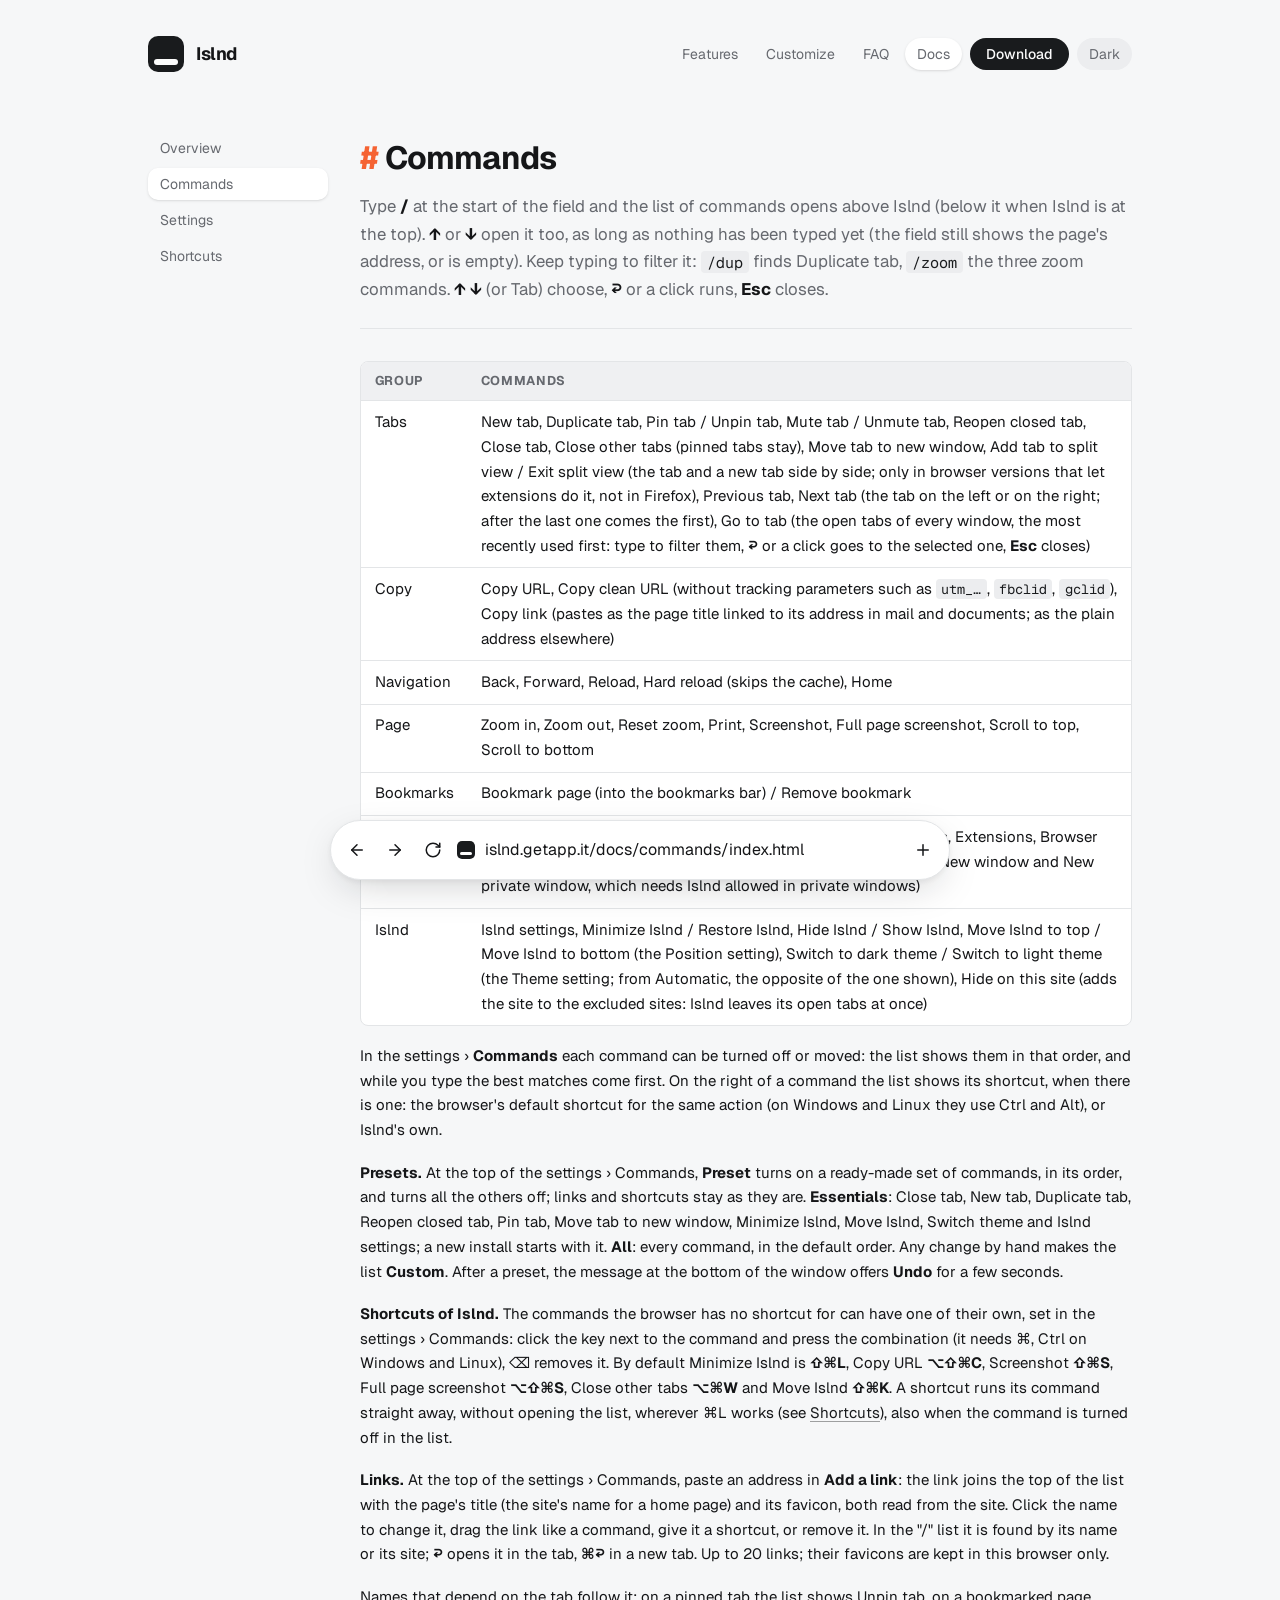
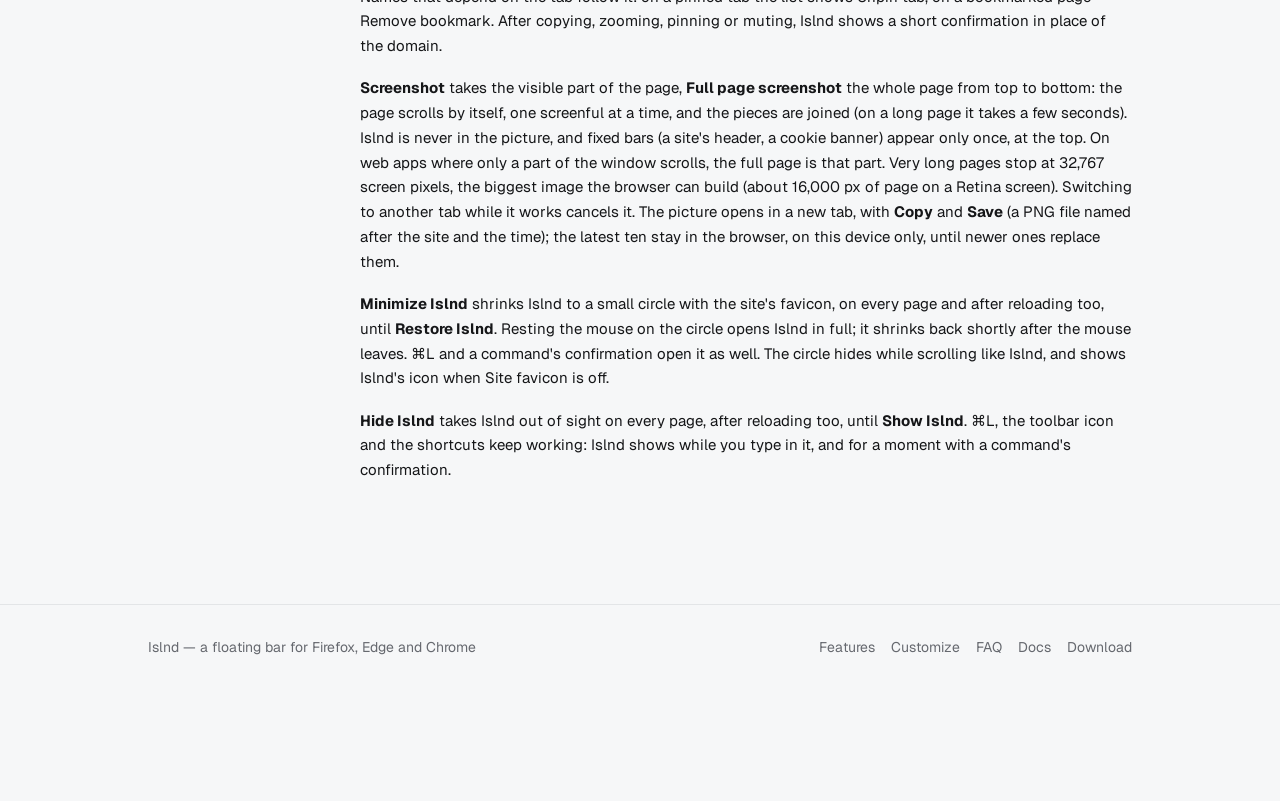
<file: docs/commands/index.html>
<!doctype html>
<html lang="en">
  <head>
    <meta charset="utf-8">
    <meta name="viewport" content="width=device-width, initial-scale=1">
    <title>Islnd commands — the full list of / commands</title>
    <meta name="description" content="Every / command in Islnd: what it does, how to run it from the bar and how to give it a keyboard shortcut.">
    <meta name="author" content="GetApp.it">
    <meta property="og:site_name" content="Islnd">
    <meta property="og:title" content="Islnd commands — the full list of / commands">
    <meta property="og:description" content="Every / command in Islnd: what it does, how to run it from the bar and how to give it a keyboard shortcut.">
    <meta property="og:type" content="website">
    <meta property="og:url" content="https://islnd.getapp.it/docs/commands">
    <meta name="twitter:card" content="summary">
    <link rel="canonical" href="https://islnd.getapp.it/docs/commands">
    <link rel="icon" href="/favicon.svg" type="image/svg+xml">
    <link rel="preconnect" href="https://fonts.googleapis.com">
    <link rel="preconnect" href="https://fonts.gstatic.com" crossorigin>
    <link rel="stylesheet" href="https://fonts.googleapis.com/css2?family=Geist:wght@400;500;600;700&amp;family=Geist+Mono:wght@400;500&amp;display=swap">
    <link rel="stylesheet" href="/site.css">
    <script>
      try {
        const theme = localStorage.getItem('islnd-theme');
        if (theme === 'dark' || (!theme && matchMedia('(prefers-color-scheme: dark)').matches)) document.documentElement.classList.add('dark');
      } catch {}
    </script>
    <script src="/site.js" defer></script>
    <script type="application/ld+json">{"@context":"https://schema.org","@type":"BreadcrumbList","itemListElement":[{"@type":"ListItem","position":1,"name":"Home","item":"https://islnd.getapp.it/"},{"@type":"ListItem","position":2,"name":"Docs","item":"https://islnd.getapp.it/docs"},{"@type":"ListItem","position":3,"name":"Commands","item":"https://islnd.getapp.it/docs/commands"}]}</script>
  </head>
  <body>
    <div class="site">
      <header class="header">
        <a class="brand" href="/"><span class="logo" aria-hidden="true"></span><span class="brand-name">Islnd</span></a>
        <nav class="nav">
          <a href="/features/">Features</a>
          <a href="/customize/">Customize</a>
          <a href="/faq/">FAQ</a>
          <a href="/docs/" aria-current="page">Docs</a>
          <a class="download" href="/download/">Download</a>
          <button type="button" class="theme-toggle" aria-label="Toggle dark mode">Dark</button>
        </nav>
      </header>
      <main>
        <div class="docs">
          <nav class="docs-nav" aria-label="Documentation">
            <a href="/docs/">Overview</a>
            <a href="/docs/commands/" aria-current="page">Commands</a>
            <a href="/docs/settings/">Settings</a>
            <a href="/docs/shortcuts/">Shortcuts</a>
          </nav>
          <article class="md">
        <!-- docs:begin -->
<h1>Commands</h1>
<p>Type <strong>/</strong> at the start of the field and the list of commands opens above Islnd (below it when Islnd is at the top). <strong>↑</strong> or <strong>↓</strong> open it too, as long as nothing has been typed yet (the field still shows the page's address, or is empty). Keep typing to filter it: <code>/dup</code> finds Duplicate tab, <code>/zoom</code> the three zoom commands. <strong>↑ ↓</strong> (or Tab) choose, <strong>↩</strong> or a click runs, <strong>Esc</strong> closes.</p>
<table>
<thead>
<tr>
<th>Group</th>
<th>Commands</th>
</tr>
</thead>
<tbody><tr>
<td>Tabs</td>
<td>New tab, Duplicate tab, Pin tab / Unpin tab, Mute tab / Unmute tab, Reopen closed tab, Close tab, Close other tabs (pinned tabs stay), Move tab to new window, Add tab to split view / Exit split view (the tab and a new tab side by side; only in browser versions that let extensions do it, not in Firefox), Previous tab, Next tab (the tab on the left or on the right; after the last one comes the first), Go to tab (the open tabs of every window, the most recently used first: type to filter them, <strong>↩</strong> or a click goes to the selected one, <strong>Esc</strong> closes)</td>
</tr>
<tr>
<td>Copy</td>
<td>Copy URL, Copy clean URL (without tracking parameters such as <code>utm_…</code>, <code>fbclid</code>, <code>gclid</code>), Copy link (pastes as the page title linked to its address in mail and documents; as the plain address elsewhere)</td>
</tr>
<tr>
<td>Navigation</td>
<td>Back, Forward, Reload, Hard reload (skips the cache), Home</td>
</tr>
<tr>
<td>Page</td>
<td>Zoom in, Zoom out, Reset zoom, Print, Screenshot, Full page screenshot, Scroll to top, Scroll to bottom</td>
</tr>
<tr>
<td>Bookmarks</td>
<td>Bookmark page (into the bookmarks bar) / Remove bookmark</td>
</tr>
<tr>
<td>Browser</td>
<td>New window, New private window, History, Downloads, Bookmarks, Extensions, Browser settings (Firefox lets no extension open its own pages: there only New window and New private window, which needs Islnd allowed in private windows)</td>
</tr>
<tr>
<td>Islnd</td>
<td>Islnd settings, Minimize Islnd / Restore Islnd, Hide Islnd / Show Islnd, Move Islnd to top / Move Islnd to bottom (the Position setting), Switch to dark theme / Switch to light theme (the Theme setting; from Automatic, the opposite of the one shown), Hide on this site (adds the site to the excluded sites: Islnd leaves its open tabs at once)</td>
</tr></tbody></table>
<p>In the settings › <strong>Commands</strong> each command can be turned off or moved: the list shows them in that order, and while you type the best matches come first. On the right of a command the list shows its shortcut, when there is one: the browser's default shortcut for the same action (on Windows and Linux they use Ctrl and Alt), or Islnd's own.</p>
<p><strong>Presets.</strong> At the top of the settings › Commands, <strong>Preset</strong> turns on a ready-made set of commands, in its order, and turns all the others off; links and shortcuts stay as they are. <strong>Essentials</strong>: Close tab, New tab, Duplicate tab, Reopen closed tab, Pin tab, Move tab to new window, Minimize Islnd, Move Islnd, Switch theme and Islnd settings; a new install starts with it. <strong>All</strong>: every command, in the default order. Any change by hand makes the list <strong>Custom</strong>. After a preset, the message at the bottom of the window offers <strong>Undo</strong> for a few seconds.</p>
<p><strong>Shortcuts of Islnd.</strong> The commands the browser has no shortcut for can have one of their own, set in the settings › Commands: click the key next to the command and press the combination (it needs ⌘, Ctrl on Windows and Linux), ⌫ removes it. By default Minimize Islnd is <strong>⇧⌘L</strong>, Copy URL <strong>⌥⇧⌘C</strong>, Screenshot <strong>⇧⌘S</strong>, Full page screenshot <strong>⌥⇧⌘S</strong>, Close other tabs <strong>⌥⌘W</strong> and Move Islnd <strong>⇧⌘K</strong>. A shortcut runs its command straight away, without opening the list, wherever ⌘L works (see <a href="/docs/shortcuts/">Shortcuts</a>), also when the command is turned off in the list.</p>
<p><strong>Links.</strong> At the top of the settings › Commands, paste an address in <strong>Add a link</strong>: the link joins the top of the list with the page's title (the site's name for a home page) and its favicon, both read from the site. Click the name to change it, drag the link like a command, give it a shortcut, or remove it. In the &quot;/&quot; list it is found by its name or its site; <strong>↩</strong> opens it in the tab, <strong>⌘↩</strong> in a new tab. Up to 20 links; their favicons are kept in this browser only.</p>
<p>Names that depend on the tab follow it: on a pinned tab the list shows Unpin tab, on a bookmarked page Remove bookmark. After copying, zooming, pinning or muting, Islnd shows a short confirmation in place of the domain.</p>
<p><strong>Screenshot</strong> takes the visible part of the page, <strong>Full page screenshot</strong> the whole page from top to bottom: the page scrolls by itself, one screenful at a time, and the pieces are joined (on a long page it takes a few seconds). Islnd is never in the picture, and fixed bars (a site's header, a cookie banner) appear only once, at the top. On web apps where only a part of the window scrolls, the full page is that part. Very long pages stop at 32,767 screen pixels, the biggest image the browser can build (about 16,000 px of page on a Retina screen). Switching to another tab while it works cancels it. The picture opens in a new tab, with <strong>Copy</strong> and <strong>Save</strong> (a PNG file named after the site and the time); the latest ten stay in the browser, on this device only, until newer ones replace them.</p>
<p><strong>Minimize Islnd</strong> shrinks Islnd to a small circle with the site's favicon, on every page and after reloading too, until <strong>Restore Islnd</strong>. Resting the mouse on the circle opens Islnd in full; it shrinks back shortly after the mouse leaves. ⌘L and a command's confirmation open it as well. The circle hides while scrolling like Islnd, and shows Islnd's icon when Site favicon is off.</p>
<p><strong>Hide Islnd</strong> takes Islnd out of sight on every page, after reloading too, until <strong>Show Islnd</strong>. ⌘L, the toolbar icon and the shortcuts keep working: Islnd shows while you type in it, and for a moment with a command's confirmation.</p>
<!-- docs:end -->
          </article>
        </div>
      </main>
      <footer class="footer">
        <div class="footer-inner">
          <span>Islnd — a floating bar for Firefox, Edge and Chrome</span>
          <div class="footer-links">
            <a href="/features/">Features</a>
            <a href="/customize/">Customize</a>
            <a href="/faq/">FAQ</a>
            <a href="/docs/">Docs</a>
            <a href="/download/">Download</a>
          </div>
        </div>
      </footer>
      <div class="preview-dock" role="region" aria-label="Islnd bar" data-position="bottom" data-size="xl">
        <form class="preview-bar">
          <button type="button" class="preview-icon" aria-label="Back" title="Back" data-action="back"><svg class="icon" viewBox="0 0 24 24" aria-hidden="true"><path d="m12 19-7-7 7-7"/><path d="M19 12H5"/></svg></button>
          <button type="button" class="preview-icon" aria-label="Forward" title="Forward" data-action="forward"><svg class="icon" viewBox="0 0 24 24" aria-hidden="true"><path d="M5 12h14"/><path d="m12 5 7 7-7 7"/></svg></button>
          <button type="button" class="preview-icon" aria-label="Reload" title="Reload" data-action="reload"><svg class="icon" viewBox="0 0 24 24" aria-hidden="true"><path d="M21 12a9 9 0 1 1-9-9c2.52 0 4.93 1 6.74 2.74L21 8"/><path d="M21 3v5h-5"/></svg></button>
          <button type="button" class="preview-icon" aria-label="Home" title="Home" data-action="home" hidden><svg class="icon" viewBox="0 0 24 24" aria-hidden="true"><path d="M15 21v-8a1 1 0 0 0-1-1h-4a1 1 0 0 0-1 1v8"/><path d="M3 10a2 2 0 0 1 .709-1.528l7-6a2 2 0 0 1 2.582 0l7 6A2 2 0 0 1 21 10v9a2 2 0 0 1-2 2H5a2 2 0 0 1-2-2z"/></svg></button>
          <span class="logo preview-favicon" aria-hidden="true"></span>
          <input class="preview-input" aria-label="Islnd address or search" value="islnd.getapp.it/docs/commands/" autocomplete="off" spellcheck="false">
          <button type="button" class="preview-icon" aria-label="New tab" title="New tab" data-action="newtab"><svg class="icon" viewBox="0 0 24 24" aria-hidden="true"><path d="M5 12h14"/><path d="M12 5v14"/></svg></button>
          <div class="preview-suggestions" hidden></div>
        </form>
      </div>
    </div>
  </body>
</html>
</file>
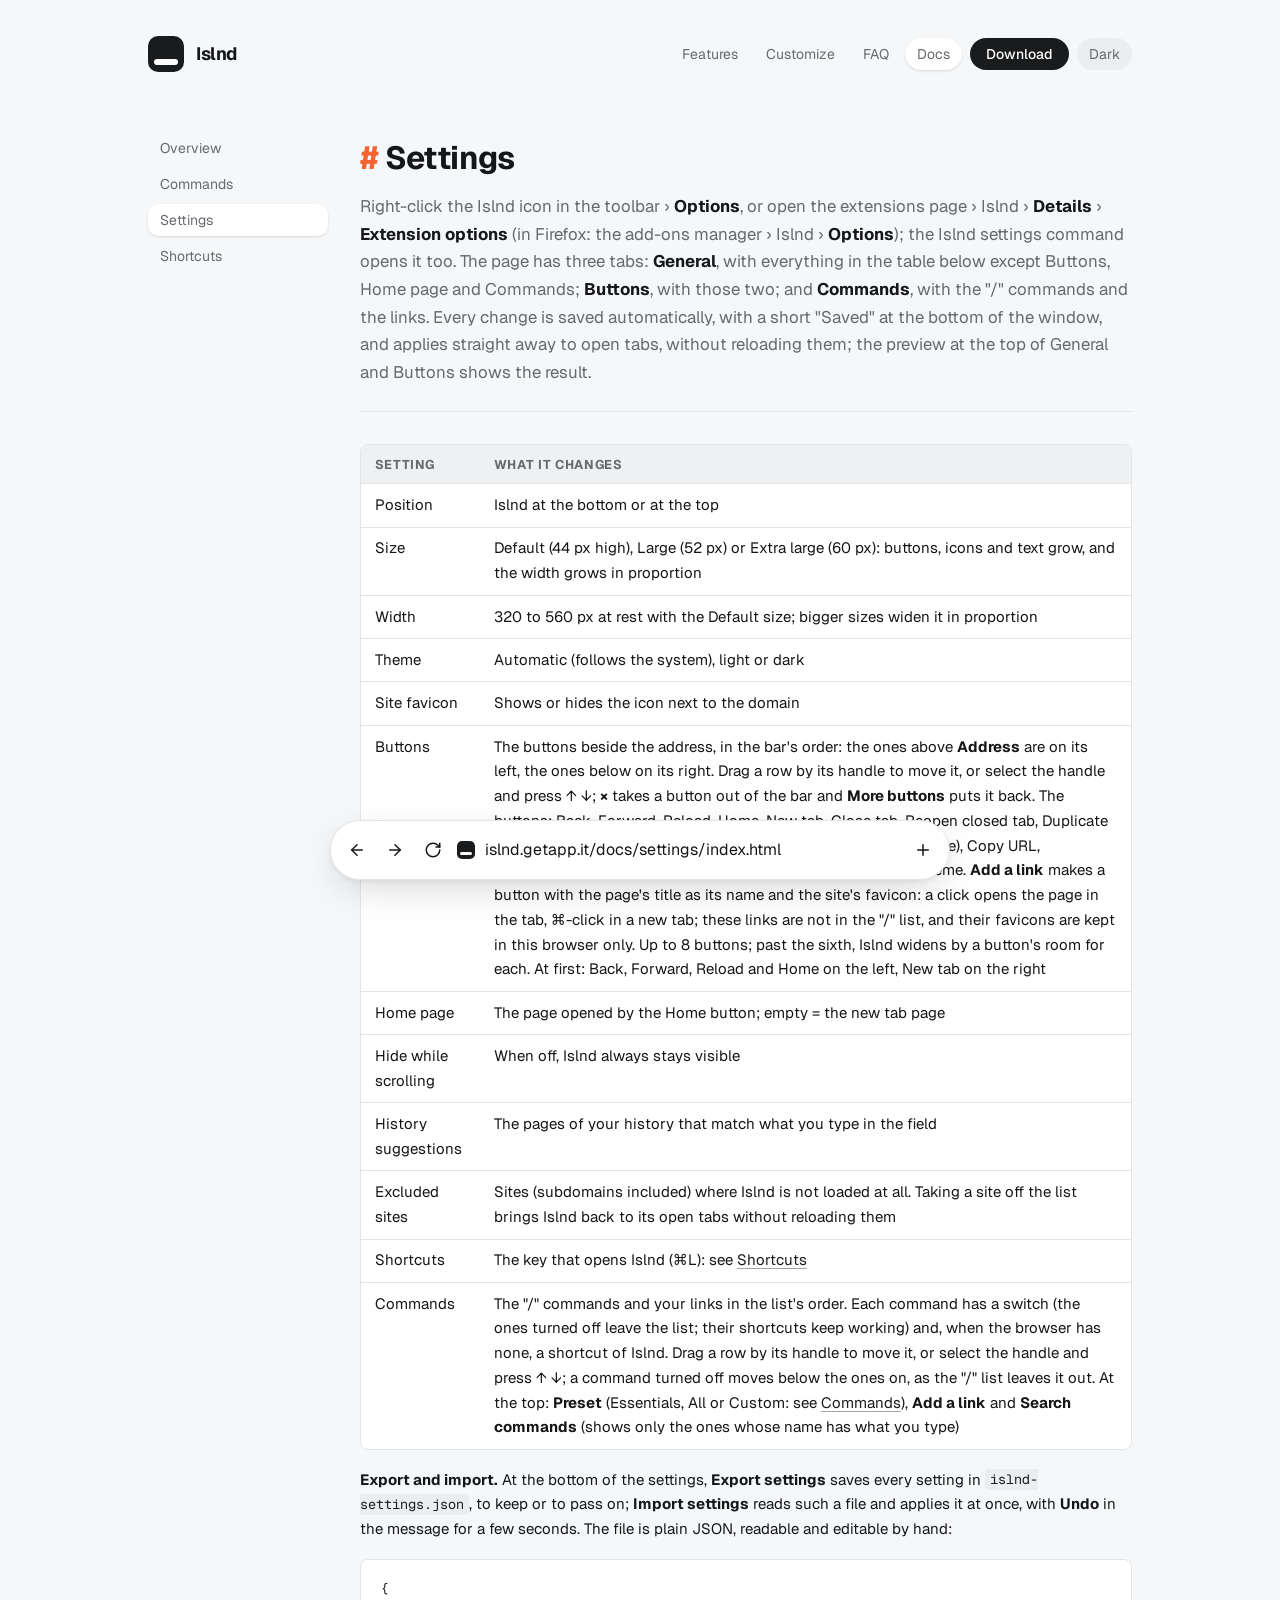
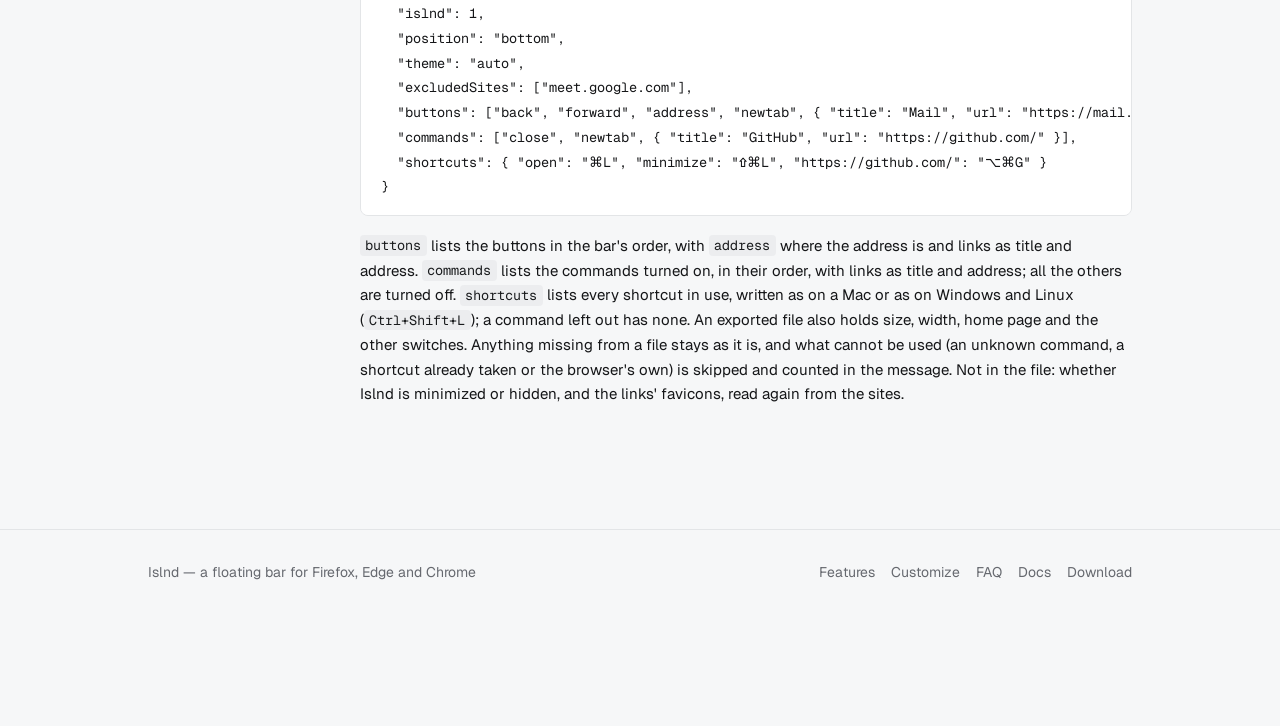
<file: docs/settings/index.html>
<!doctype html>
<html lang="en">
  <head>
    <meta charset="utf-8">
    <meta name="viewport" content="width=device-width, initial-scale=1">
    <title>Islnd settings — appearance, buttons and behaviour</title>
    <meta name="description" content="All Islnd settings explained: position, size, width, theme, buttons, home page, history suggestions and excluded sites.">
    <meta name="author" content="GetApp.it">
    <meta property="og:site_name" content="Islnd">
    <meta property="og:title" content="Islnd settings — appearance, buttons and behaviour">
    <meta property="og:description" content="All Islnd settings explained: position, size, width, theme, buttons, home page, history suggestions and excluded sites.">
    <meta property="og:type" content="website">
    <meta property="og:url" content="https://islnd.getapp.it/docs/settings">
    <meta name="twitter:card" content="summary">
    <link rel="canonical" href="https://islnd.getapp.it/docs/settings">
    <link rel="icon" href="/favicon.svg" type="image/svg+xml">
    <link rel="preconnect" href="https://fonts.googleapis.com">
    <link rel="preconnect" href="https://fonts.gstatic.com" crossorigin>
    <link rel="stylesheet" href="https://fonts.googleapis.com/css2?family=Geist:wght@400;500;600;700&amp;family=Geist+Mono:wght@400;500&amp;display=swap">
    <link rel="stylesheet" href="/site.css">
    <script>
      try {
        const theme = localStorage.getItem('islnd-theme');
        if (theme === 'dark' || (!theme && matchMedia('(prefers-color-scheme: dark)').matches)) document.documentElement.classList.add('dark');
      } catch {}
    </script>
    <script src="/site.js" defer></script>
    <script type="application/ld+json">{"@context":"https://schema.org","@type":"BreadcrumbList","itemListElement":[{"@type":"ListItem","position":1,"name":"Home","item":"https://islnd.getapp.it/"},{"@type":"ListItem","position":2,"name":"Docs","item":"https://islnd.getapp.it/docs"},{"@type":"ListItem","position":3,"name":"Settings","item":"https://islnd.getapp.it/docs/settings"}]}</script>
  </head>
  <body>
    <div class="site">
      <header class="header">
        <a class="brand" href="/"><span class="logo" aria-hidden="true"></span><span class="brand-name">Islnd</span></a>
        <nav class="nav">
          <a href="/features/">Features</a>
          <a href="/customize/">Customize</a>
          <a href="/faq/">FAQ</a>
          <a href="/docs/" aria-current="page">Docs</a>
          <a class="download" href="/download/">Download</a>
          <button type="button" class="theme-toggle" aria-label="Toggle dark mode">Dark</button>
        </nav>
      </header>
      <main>
        <div class="docs">
          <nav class="docs-nav" aria-label="Documentation">
            <a href="/docs/">Overview</a>
            <a href="/docs/commands/">Commands</a>
            <a href="/docs/settings/" aria-current="page">Settings</a>
            <a href="/docs/shortcuts/">Shortcuts</a>
          </nav>
          <article class="md">
        <!-- docs:begin -->
<h1>Settings</h1>
<p>Right-click the Islnd icon in the toolbar › <strong>Options</strong>, or open the extensions page › Islnd › <strong>Details</strong> › <strong>Extension options</strong> (in Firefox: the add-ons manager › Islnd › <strong>Options</strong>); the Islnd settings command opens it too. The page has three tabs: <strong>General</strong>, with everything in the table below except Buttons, Home page and Commands; <strong>Buttons</strong>, with those two; and <strong>Commands</strong>, with the &quot;/&quot; commands and the links. Every change is saved automatically, with a short &quot;Saved&quot; at the bottom of the window, and applies straight away to open tabs, without reloading them; the preview at the top of General and Buttons shows the result.</p>
<table>
<thead>
<tr>
<th>Setting</th>
<th>What it changes</th>
</tr>
</thead>
<tbody><tr>
<td>Position</td>
<td>Islnd at the bottom or at the top</td>
</tr>
<tr>
<td>Size</td>
<td>Default (44 px high), Large (52 px) or Extra large (60 px): buttons, icons and text grow, and the width grows in proportion</td>
</tr>
<tr>
<td>Width</td>
<td>320 to 560 px at rest with the Default size; bigger sizes widen it in proportion</td>
</tr>
<tr>
<td>Theme</td>
<td>Automatic (follows the system), light or dark</td>
</tr>
<tr>
<td>Site favicon</td>
<td>Shows or hides the icon next to the domain</td>
</tr>
<tr>
<td>Buttons</td>
<td>The buttons beside the address, in the bar's order: the ones above <strong>Address</strong> are on its left, the ones below on its right. Drag a row by its handle to move it, or select the handle and press ↑ ↓; <strong>×</strong> takes a button out of the bar and <strong>More buttons</strong> puts it back. The buttons: Back, Forward, Reload, Home, New tab, Close tab, Reopen closed tab, Duplicate tab, Go to tab, Bookmark page (a filled star on a bookmarked page), Copy URL, Screenshot, Scroll to top, Commands (opens the &quot;/&quot; list) and Theme. <strong>Add a link</strong> makes a button with the page's title as its name and the site's favicon: a click opens the page in the tab, ⌘-click in a new tab; these links are not in the &quot;/&quot; list, and their favicons are kept in this browser only. Up to 8 buttons; past the sixth, Islnd widens by a button's room for each. At first: Back, Forward, Reload and Home on the left, New tab on the right</td>
</tr>
<tr>
<td>Home page</td>
<td>The page opened by the Home button; empty = the new tab page</td>
</tr>
<tr>
<td>Hide while scrolling</td>
<td>When off, Islnd always stays visible</td>
</tr>
<tr>
<td>History suggestions</td>
<td>The pages of your history that match what you type in the field</td>
</tr>
<tr>
<td>Excluded sites</td>
<td>Sites (subdomains included) where Islnd is not loaded at all. Taking a site off the list brings Islnd back to its open tabs without reloading them</td>
</tr>
<tr>
<td>Shortcuts</td>
<td>The key that opens Islnd (⌘L): see <a href="/docs/shortcuts/">Shortcuts</a></td>
</tr>
<tr>
<td>Commands</td>
<td>The &quot;/&quot; commands and your links in the list's order. Each command has a switch (the ones turned off leave the list; their shortcuts keep working) and, when the browser has none, a shortcut of Islnd. Drag a row by its handle to move it, or select the handle and press ↑ ↓; a command turned off moves below the ones on, as the &quot;/&quot; list leaves it out. At the top: <strong>Preset</strong> (Essentials, All or Custom: see <a href="/docs/commands/">Commands</a>), <strong>Add a link</strong> and <strong>Search commands</strong> (shows only the ones whose name has what you type)</td>
</tr></tbody></table>
<p><strong>Export and import.</strong> At the bottom of the settings, <strong>Export settings</strong> saves every setting in <code>islnd-settings.json</code>, to keep or to pass on; <strong>Import settings</strong> reads such a file and applies it at once, with <strong>Undo</strong> in the message for a few seconds. The file is plain JSON, readable and editable by hand:</p>
<pre><code class="language-json">{
  &quot;islnd&quot;: 1,
  &quot;position&quot;: &quot;bottom&quot;,
  &quot;theme&quot;: &quot;auto&quot;,
  &quot;excludedSites&quot;: [&quot;meet.google.com&quot;],
  &quot;buttons&quot;: [&quot;back&quot;, &quot;forward&quot;, &quot;address&quot;, &quot;newtab&quot;, { &quot;title&quot;: &quot;Mail&quot;, &quot;url&quot;: &quot;https://mail.example.com/&quot; }],
  &quot;commands&quot;: [&quot;close&quot;, &quot;newtab&quot;, { &quot;title&quot;: &quot;GitHub&quot;, &quot;url&quot;: &quot;https://github.com/&quot; }],
  &quot;shortcuts&quot;: { &quot;open&quot;: &quot;⌘L&quot;, &quot;minimize&quot;: &quot;⇧⌘L&quot;, &quot;https://github.com/&quot;: &quot;⌥⌘G&quot; }
}
</code></pre>
<p><code>buttons</code> lists the buttons in the bar's order, with <code>address</code> where the address is and links as title and address. <code>commands</code> lists the commands turned on, in their order, with links as title and address; all the others are turned off. <code>shortcuts</code> lists every shortcut in use, written as on a Mac or as on Windows and Linux (<code>Ctrl+Shift+L</code>); a command left out has none. An exported file also holds size, width, home page and the other switches. Anything missing from a file stays as it is, and what cannot be used (an unknown command, a shortcut already taken or the browser's own) is skipped and counted in the message. Not in the file: whether Islnd is minimized or hidden, and the links' favicons, read again from the sites.</p>
<!-- docs:end -->
          </article>
        </div>
      </main>
      <footer class="footer">
        <div class="footer-inner">
          <span>Islnd — a floating bar for Firefox, Edge and Chrome</span>
          <div class="footer-links">
            <a href="/features/">Features</a>
            <a href="/customize/">Customize</a>
            <a href="/faq/">FAQ</a>
            <a href="/docs/">Docs</a>
            <a href="/download/">Download</a>
          </div>
        </div>
      </footer>
      <div class="preview-dock" role="region" aria-label="Islnd bar" data-position="bottom" data-size="xl">
        <form class="preview-bar">
          <button type="button" class="preview-icon" aria-label="Back" title="Back" data-action="back"><svg class="icon" viewBox="0 0 24 24" aria-hidden="true"><path d="m12 19-7-7 7-7"/><path d="M19 12H5"/></svg></button>
          <button type="button" class="preview-icon" aria-label="Forward" title="Forward" data-action="forward"><svg class="icon" viewBox="0 0 24 24" aria-hidden="true"><path d="M5 12h14"/><path d="m12 5 7 7-7 7"/></svg></button>
          <button type="button" class="preview-icon" aria-label="Reload" title="Reload" data-action="reload"><svg class="icon" viewBox="0 0 24 24" aria-hidden="true"><path d="M21 12a9 9 0 1 1-9-9c2.52 0 4.93 1 6.74 2.74L21 8"/><path d="M21 3v5h-5"/></svg></button>
          <button type="button" class="preview-icon" aria-label="Home" title="Home" data-action="home" hidden><svg class="icon" viewBox="0 0 24 24" aria-hidden="true"><path d="M15 21v-8a1 1 0 0 0-1-1h-4a1 1 0 0 0-1 1v8"/><path d="M3 10a2 2 0 0 1 .709-1.528l7-6a2 2 0 0 1 2.582 0l7 6A2 2 0 0 1 21 10v9a2 2 0 0 1-2 2H5a2 2 0 0 1-2-2z"/></svg></button>
          <span class="logo preview-favicon" aria-hidden="true"></span>
          <input class="preview-input" aria-label="Islnd address or search" value="islnd.getapp.it/docs/settings/" autocomplete="off" spellcheck="false">
          <button type="button" class="preview-icon" aria-label="New tab" title="New tab" data-action="newtab"><svg class="icon" viewBox="0 0 24 24" aria-hidden="true"><path d="M5 12h14"/><path d="M12 5v14"/></svg></button>
          <div class="preview-suggestions" hidden></div>
        </form>
      </div>
    </div>
  </body>
</html>
</file>
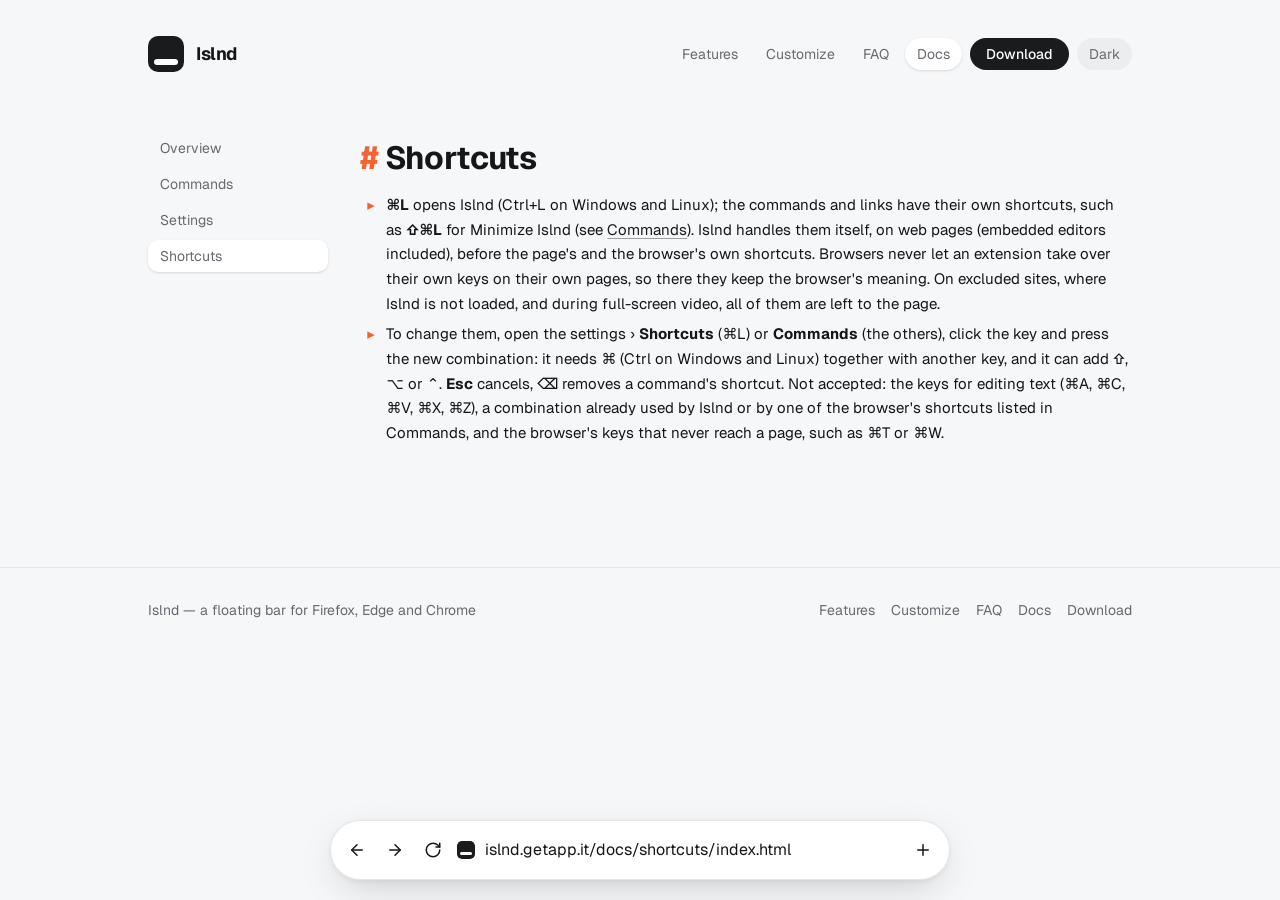
<file: docs/shortcuts/index.html>
<!doctype html>
<html lang="en">
  <head>
    <meta charset="utf-8">
    <meta name="viewport" content="width=device-width, initial-scale=1">
    <title>Islnd keyboard shortcuts — ⌘L, ⇧⌘L and more</title>
    <meta name="description" content="Keyboard shortcuts in Islnd: open the bar with ⌘L, minimize it with ⇧⌘L and set your own shortcuts for commands.">
    <meta name="author" content="GetApp.it">
    <meta property="og:site_name" content="Islnd">
    <meta property="og:title" content="Islnd keyboard shortcuts — ⌘L, ⇧⌘L and more">
    <meta property="og:description" content="Keyboard shortcuts in Islnd: open the bar with ⌘L, minimize it with ⇧⌘L and set your own shortcuts for commands.">
    <meta property="og:type" content="website">
    <meta property="og:url" content="https://islnd.getapp.it/docs/shortcuts">
    <meta name="twitter:card" content="summary">
    <link rel="canonical" href="https://islnd.getapp.it/docs/shortcuts">
    <link rel="icon" href="/favicon.svg" type="image/svg+xml">
    <link rel="preconnect" href="https://fonts.googleapis.com">
    <link rel="preconnect" href="https://fonts.gstatic.com" crossorigin>
    <link rel="stylesheet" href="https://fonts.googleapis.com/css2?family=Geist:wght@400;500;600;700&amp;family=Geist+Mono:wght@400;500&amp;display=swap">
    <link rel="stylesheet" href="/site.css">
    <script>
      try {
        const theme = localStorage.getItem('islnd-theme');
        if (theme === 'dark' || (!theme && matchMedia('(prefers-color-scheme: dark)').matches)) document.documentElement.classList.add('dark');
      } catch {}
    </script>
    <script src="/site.js" defer></script>
    <script type="application/ld+json">{"@context":"https://schema.org","@type":"BreadcrumbList","itemListElement":[{"@type":"ListItem","position":1,"name":"Home","item":"https://islnd.getapp.it/"},{"@type":"ListItem","position":2,"name":"Docs","item":"https://islnd.getapp.it/docs"},{"@type":"ListItem","position":3,"name":"Shortcuts","item":"https://islnd.getapp.it/docs/shortcuts"}]}</script>
  </head>
  <body>
    <div class="site">
      <header class="header">
        <a class="brand" href="/"><span class="logo" aria-hidden="true"></span><span class="brand-name">Islnd</span></a>
        <nav class="nav">
          <a href="/features/">Features</a>
          <a href="/customize/">Customize</a>
          <a href="/faq/">FAQ</a>
          <a href="/docs/" aria-current="page">Docs</a>
          <a class="download" href="/download/">Download</a>
          <button type="button" class="theme-toggle" aria-label="Toggle dark mode">Dark</button>
        </nav>
      </header>
      <main>
        <div class="docs">
          <nav class="docs-nav" aria-label="Documentation">
            <a href="/docs/">Overview</a>
            <a href="/docs/commands/">Commands</a>
            <a href="/docs/settings/">Settings</a>
            <a href="/docs/shortcuts/" aria-current="page">Shortcuts</a>
          </nav>
          <article class="md">
        <!-- docs:begin -->
<h1>Shortcuts</h1>
<ul>
<li><strong>⌘L</strong> opens Islnd (Ctrl+L on Windows and Linux); the commands and links have their own shortcuts, such as <strong>⇧⌘L</strong> for Minimize Islnd (see <a href="/docs/commands/">Commands</a>). Islnd handles them itself, on web pages (embedded editors included), before the page's and the browser's own shortcuts. Browsers never let an extension take over their own keys on their own pages, so there they keep the browser's meaning. On excluded sites, where Islnd is not loaded, and during full-screen video, all of them are left to the page.</li>
<li>To change them, open the settings › <strong>Shortcuts</strong> (⌘L) or <strong>Commands</strong> (the others), click the key and press the new combination: it needs ⌘ (Ctrl on Windows and Linux) together with another key, and it can add ⇧, ⌥ or ⌃. <strong>Esc</strong> cancels, <strong>⌫</strong> removes a command's shortcut. Not accepted: the keys for editing text (⌘A, ⌘C, ⌘V, ⌘X, ⌘Z), a combination already used by Islnd or by one of the browser's shortcuts listed in Commands, and the browser's keys that never reach a page, such as ⌘T or ⌘W.</li>
</ul>
<!-- docs:end -->
          </article>
        </div>
      </main>
      <footer class="footer">
        <div class="footer-inner">
          <span>Islnd — a floating bar for Firefox, Edge and Chrome</span>
          <div class="footer-links">
            <a href="/features/">Features</a>
            <a href="/customize/">Customize</a>
            <a href="/faq/">FAQ</a>
            <a href="/docs/">Docs</a>
            <a href="/download/">Download</a>
          </div>
        </div>
      </footer>
      <div class="preview-dock" role="region" aria-label="Islnd bar" data-position="bottom" data-size="xl">
        <form class="preview-bar">
          <button type="button" class="preview-icon" aria-label="Back" title="Back" data-action="back"><svg class="icon" viewBox="0 0 24 24" aria-hidden="true"><path d="m12 19-7-7 7-7"/><path d="M19 12H5"/></svg></button>
          <button type="button" class="preview-icon" aria-label="Forward" title="Forward" data-action="forward"><svg class="icon" viewBox="0 0 24 24" aria-hidden="true"><path d="M5 12h14"/><path d="m12 5 7 7-7 7"/></svg></button>
          <button type="button" class="preview-icon" aria-label="Reload" title="Reload" data-action="reload"><svg class="icon" viewBox="0 0 24 24" aria-hidden="true"><path d="M21 12a9 9 0 1 1-9-9c2.52 0 4.93 1 6.74 2.74L21 8"/><path d="M21 3v5h-5"/></svg></button>
          <button type="button" class="preview-icon" aria-label="Home" title="Home" data-action="home" hidden><svg class="icon" viewBox="0 0 24 24" aria-hidden="true"><path d="M15 21v-8a1 1 0 0 0-1-1h-4a1 1 0 0 0-1 1v8"/><path d="M3 10a2 2 0 0 1 .709-1.528l7-6a2 2 0 0 1 2.582 0l7 6A2 2 0 0 1 21 10v9a2 2 0 0 1-2 2H5a2 2 0 0 1-2-2z"/></svg></button>
          <span class="logo preview-favicon" aria-hidden="true"></span>
          <input class="preview-input" aria-label="Islnd address or search" value="islnd.getapp.it/docs/shortcuts/" autocomplete="off" spellcheck="false">
          <button type="button" class="preview-icon" aria-label="New tab" title="New tab" data-action="newtab"><svg class="icon" viewBox="0 0 24 24" aria-hidden="true"><path d="M5 12h14"/><path d="M12 5v14"/></svg></button>
          <div class="preview-suggestions" hidden></div>
        </form>
      </div>
    </div>
  </body>
</html>
</file>
<file: site.css>
/* Islnd — the site's styles. Plain CSS, no build step.
   Colours follow the extension's settings page: cool grey canvas, white cards, ink controls and an
   orange spark. The dark theme is the class "dark" on <html> (site.js). Breakpoints: 640, 768, 1024 px. */

:root {
  --background: oklch(0.975 0.002 260);
  --foreground: oklch(0.2 0.005 260);
  --card: oklch(1 0 0);
  --primary: oklch(0.22 0.005 260);
  --primary-foreground: oklch(0.99 0 0);
  --secondary: oklch(0.945 0.003 260);
  --muted: oklch(0.955 0.003 260);
  --muted-foreground: oklch(0.52 0.01 260);
  --accent: oklch(0.945 0.003 260);
  --accent-foreground: oklch(0.22 0.005 260);
  --spark: oklch(0.68 0.19 38);
  --border: oklch(0.92 0.003 260);
  --input: oklch(0.92 0.003 260);
  --ring: oklch(0.68 0.19 38);
  --shadow-sm: 0 1px 3px 0 rgb(0 0 0 / 0.1), 0 1px 2px -1px rgb(0 0 0 / 0.1);
  --shadow-bar: 0 12px 40px -12px oklch(0.2 0.01 260 / 0.25), 0 2px 6px oklch(0.2 0.01 260 / 0.06);
  --font-sans: "Geist", ui-sans-serif, system-ui, sans-serif;
  --font-mono: "Geist Mono", ui-monospace, monospace;
}

.dark {
  --background: oklch(0.17 0.004 260);
  --foreground: oklch(0.95 0.002 260);
  --card: oklch(0.215 0.005 260);
  --primary: oklch(0.95 0.002 260);
  --primary-foreground: oklch(0.18 0.004 260);
  --secondary: oklch(0.27 0.005 260);
  --muted: oklch(0.25 0.005 260);
  --muted-foreground: oklch(0.68 0.01 260);
  --accent: oklch(0.28 0.005 260);
  --accent-foreground: oklch(0.95 0.002 260);
  --spark: oklch(0.72 0.18 40);
  --border: oklch(0.3 0.005 260);
  --input: oklch(0.3 0.005 260);
  --shadow-bar: 0 12px 40px -12px oklch(0 0 0 / 0.6);
}

/* ——— Base ——— */

*,
::before,
::after {
  box-sizing: border-box;
  margin: 0;
  padding: 0;
  border: 0 solid var(--border);
}

html {
  -webkit-text-size-adjust: 100%;
}

body {
  background: var(--background);
  color: var(--foreground);
  font-family: var(--font-sans);
  font-size: 15px;
  line-height: 1.65;
  -webkit-font-smoothing: antialiased;
}

h1,
h2,
h3 {
  font-size: inherit;
  font-weight: inherit;
}

a {
  color: inherit;
  text-decoration: inherit;
}

button,
input {
  font: inherit;
  letter-spacing: inherit;
  color: inherit;
  background: transparent;
}

button {
  cursor: pointer;
}

img,
svg {
  display: block;
  vertical-align: middle;
}

code,
pre {
  font-family: var(--font-mono);
  font-size: 1em;
}

ol,
ul {
  list-style: none;
}

strong,
b {
  font-weight: bolder;
}

[hidden] {
  display: none !important;
}

/* The Islnd icon: a rounded square with the bar inside. */
.logo {
  position: relative;
  display: inline-block;
  flex-shrink: 0;
  width: 36px;
  height: 36px;
  border-radius: 28%;
  background: var(--primary);
}

.logo::after {
  content: "";
  position: absolute;
  left: 18%;
  right: 18%;
  bottom: 20%;
  height: 17%;
  border-radius: 9999px;
  background: var(--primary-foreground);
}

/* ——— Page frame: header, main, footer ——— */

.site {
  min-height: 100vh;
  padding: 16px 0 112px;
}

.header {
  display: flex;
  flex-wrap: wrap;
  align-items: center;
  justify-content: space-between;
  gap: 12px;
  max-width: 1024px;
  margin: 0 auto;
  padding: 20px;
}

.brand {
  display: flex;
  align-items: center;
  gap: 12px;
}

.brand-name {
  font-size: 1.125rem;
  line-height: 1.75rem;
  font-weight: 700;
  letter-spacing: -0.025em;
}

.nav {
  display: flex;
  flex-wrap: wrap;
  align-items: center;
  gap: 4px;
  font-size: 0.875rem;
  line-height: 1.25rem;
}

.nav a,
.theme-toggle {
  border-radius: 9999px;
  padding: 6px 12px;
  color: var(--muted-foreground);
}

.nav a:hover,
.theme-toggle:hover {
  color: var(--foreground);
}

.nav a[aria-current="page"] {
  background: var(--card);
  box-shadow: var(--shadow-sm);
}

.nav .download {
  margin-left: 4px;
  padding: 6px 16px;
  background: var(--primary);
  color: var(--primary-foreground);
  font-weight: 500;
}

.nav .download:hover {
  color: var(--primary-foreground);
  opacity: 0.85;
}

.theme-toggle {
  margin-left: 4px;
  background: var(--secondary);
}

main {
  max-width: 1024px;
  margin: 0 auto;
  padding: 0 20px;
}

.footer {
  margin-top: 64px;
  border-top-width: 1px;
}

.footer-inner {
  display: flex;
  flex-wrap: wrap;
  justify-content: space-between;
  gap: 16px;
  max-width: 1024px;
  margin: 0 auto;
  padding: 32px 20px;
  color: var(--muted-foreground);
  font-size: 0.875rem;
  line-height: 1.25rem;
}

.footer-links {
  display: flex;
  flex-wrap: wrap;
  gap: 16px;
}

.footer-links a:hover {
  color: var(--foreground);
}

/* ——— Page title ——— */

.page-title {
  padding: 48px 0;
}

.eyebrow {
  color: var(--muted-foreground);
  font-size: 0.75rem;
  line-height: 1rem;
  font-weight: 600;
  letter-spacing: 0.1em;
  text-transform: uppercase;
}

.page-title h1 {
  margin-top: 12px;
  font-size: 2.25rem;
  line-height: 2.5rem;
  font-weight: 700;
  letter-spacing: -0.025em;
}

.intro {
  max-width: 42rem;
  color: var(--muted-foreground);
  font-size: 1.125rem;
  line-height: 1.75rem;
}

.page-title .intro {
  margin-top: 16px;
}

/* ——— Home ——— */

.hero {
  padding: 48px 0;
}

.hero-inner {
  display: flex;
  align-items: flex-start;
  gap: 20px;
}

.hero .logo {
  width: 64px;
  height: 64px;
}

.hero-text {
  min-width: 0;
}

.hero h1 {
  font-size: 2.25rem;
  line-height: 2.5rem;
  font-weight: 700;
  letter-spacing: -0.025em;
}

.hero .intro {
  margin-top: 20px;
}

.hero-meta {
  display: flex;
  flex-wrap: wrap;
  align-items: center;
  gap: 8px 12px;
  margin-top: 16px;
  font-size: 0.875rem;
  line-height: 1.25rem;
}

.chip {
  display: inline-flex;
  align-items: center;
  gap: 8px;
  border-width: 1px;
  border-radius: 9999px;
  padding: 6px 12px;
  background: var(--card);
  color: var(--muted-foreground);
}

.chip svg {
  flex-shrink: 0;
  width: 16px;
  height: 16px;
  color: var(--primary);
}

.text-link {
  color: var(--muted-foreground);
  text-decoration: underline;
  text-underline-offset: 4px;
}

.text-link:hover {
  color: var(--foreground);
}

.section {
  padding: 48px 0;
}

.section-head {
  display: flex;
  align-items: flex-end;
  justify-content: space-between;
  gap: 16px;
}

.section-head h2 {
  font-size: 1.875rem;
  line-height: 2.25rem;
  font-weight: 700;
  letter-spacing: -0.025em;
}

.section-head a {
  flex-shrink: 0;
  color: var(--muted-foreground);
  font-size: 0.875rem;
  line-height: 1.25rem;
}

.section-head a:hover {
  color: var(--foreground);
}

/* ——— Store buttons ——— */

.stores {
  display: flex;
  flex-wrap: wrap;
  gap: 12px;
  margin-top: 32px;
}

.stores.wide {
  margin-top: 56px;
}

.store,
.button {
  display: inline-flex;
  align-items: center;
  gap: 8px;
  border-radius: 9999px;
  padding: 10px 20px;
  background: var(--primary);
  color: var(--primary-foreground);
  font-size: 0.875rem;
  line-height: 1.25rem;
  font-weight: 500;
  transition: opacity 0.15s;
}

a.store:hover,
a.button:hover {
  opacity: 0.85;
}

.store img,
.button img {
  flex-shrink: 0;
  width: 16px;
  height: 16px;
}

.store small {
  font-size: 0.75rem;
  line-height: 1rem;
  opacity: 0.6;
}

.store.soon,
.button.soon {
  background: var(--secondary);
  color: var(--muted-foreground);
}

.soon img {
  opacity: 0.6;
}

.store.soon small {
  opacity: 0.7;
}

/* ——— Cards ——— */

.cards {
  display: grid;
  gap: 16px;
}

.section-head + .cards {
  margin-top: 24px;
}

.cards.features {
  margin-top: 40px;
}

.card {
  border-width: 1px;
  border-radius: 22px;
  padding: 24px;
  background: var(--card);
}

.card h2,
.card h3 {
  font-weight: 600;
}

.card p {
  margin-top: 8px;
  color: var(--muted-foreground);
  font-size: 0.875rem;
  line-height: 1.25rem;
}

a.card {
  transition: box-shadow 0.15s;
}

a.card:hover {
  box-shadow: var(--shadow-bar);
}

/* ——— FAQ ——— */

.faq {
  border-width: 1px;
  border-radius: 22px;
  background: var(--card);
}

.faq section {
  padding: 24px;
}

.faq section + section {
  border-top-width: 1px;
}

.faq h2 {
  font-weight: 600;
}

.faq p {
  margin-top: 8px;
  color: var(--muted-foreground);
}

/* ——— Download ——— */

.download-card {
  display: flex;
  flex-direction: column;
}

.download-card header {
  display: flex;
  align-items: center;
  gap: 12px;
}

.download-card header img {
  width: 28px;
  height: 28px;
}

.download-card h2 {
  font-size: 1.25rem;
  line-height: 1.75rem;
}

.download-card p {
  flex: 1;
}

.download-card .button {
  justify-content: center;
  margin-top: 24px;
  text-align: center;
}

/* ——— Customize ——— */

.settings-card {
  max-width: 36rem;
  border-width: 1px;
  border-radius: 10px;
  padding: 20px;
  background: var(--card);
}

.setting {
  display: flex;
  align-items: center;
  justify-content: space-between;
  gap: 16px;
  border-bottom-width: 1px;
  padding: 16px 0;
}

.setting:last-child {
  border-bottom-width: 0;
}

.choices {
  display: flex;
  border-radius: 10px;
  padding: 4px;
  background: var(--secondary);
}

.choices button {
  display: inline-flex;
  align-items: center;
  justify-content: center;
  height: 32px;
  border-radius: 8px;
  padding: 0 8px;
  color: var(--muted-foreground);
  font-size: 0.75rem;
  line-height: 1rem;
  font-weight: 500;
  white-space: nowrap;
  transition: color 0.15s, background-color 0.15s;
}

.choices button:hover {
  background: var(--accent);
  color: var(--accent-foreground);
}

.choices button[aria-pressed="true"] {
  background: var(--card);
  color: var(--foreground);
  box-shadow: var(--shadow-sm);
}

.switch {
  display: inline-flex;
  flex-shrink: 0;
  align-items: center;
  width: 36px;
  height: 20px;
  border: 2px solid transparent;
  border-radius: 9999px;
  background: var(--input);
  box-shadow: var(--shadow-sm);
  transition: background-color 0.15s;
}

.switch[aria-checked="true"] {
  background: var(--primary);
}

.switch span {
  display: block;
  width: 16px;
  height: 16px;
  border-radius: 9999px;
  background: var(--background);
  box-shadow: 0 10px 15px -3px rgb(0 0 0 / 0.1), 0 4px 6px -4px rgb(0 0 0 / 0.1);
  pointer-events: none;
  transition: transform 0.15s;
}

.switch[aria-checked="true"] span {
  transform: translateX(16px);
}

.choices button:focus-visible,
.switch:focus-visible {
  outline: none;
  box-shadow: 0 0 0 2px var(--background), 0 0 0 4px var(--ring);
}

.notes {
  max-width: 42rem;
  margin-top: 40px;
  color: var(--muted-foreground);
}

.notes p + p {
  margin-top: 16px;
}

.notes strong {
  color: var(--foreground);
}

.notes a {
  color: var(--foreground);
  text-decoration: underline;
  text-underline-offset: 4px;
}

/* ——— Docs ——— */

.docs {
  display: grid;
  gap: 32px;
  padding: 40px 0;
}

.docs-nav {
  display: flex;
  flex-wrap: wrap;
  gap: 4px;
}

.docs-nav a {
  border-radius: 10px;
  padding: 6px 12px;
  color: var(--muted-foreground);
  font-size: 0.875rem;
  line-height: 1.25rem;
}

.docs-nav a:hover {
  color: var(--foreground);
}

.docs-nav a[aria-current="page"] {
  background: var(--card);
  box-shadow: var(--shadow-sm);
}

/* The README, as HTML (npm run sync in the extension's repository writes it). */
.md {
  min-width: 0;
}

.md h1 {
  margin: 0 0 0.5rem;
  color: var(--foreground);
  font-size: 2rem;
  font-weight: 700;
  letter-spacing: -0.02em;
}

.md h1::before {
  content: "# ";
  color: var(--spark);
}

.md h1 + p {
  margin-bottom: 2rem;
  border-bottom: 1px solid var(--border);
  padding-bottom: 1.5rem;
  color: var(--muted-foreground);
  font-size: 1.05rem;
}

.md h2 {
  margin: 3rem 0 1rem;
  border-bottom: 1px solid var(--border);
  padding-bottom: 0.5rem;
  font-size: 1.2rem;
  font-weight: 700;
  scroll-margin-top: 1.5rem;
}

.md h2::before {
  content: "## ";
  color: var(--spark);
}

.md h3 {
  margin: 1.75rem 0 0.5rem;
  font-weight: 700;
}

.md h3::before {
  content: "### ";
  color: var(--muted-foreground);
  font-weight: 400;
}

.md p,
.md ul,
.md ol,
.md table,
.md pre,
.md blockquote {
  margin: 0 0 1.1rem;
}

.md ul {
  padding-left: 0.25rem;
}

.md ul > li {
  position: relative;
  margin-bottom: 0.35rem;
  padding-left: 1.4rem;
}

.md ul > li::before {
  content: "▸";
  position: absolute;
  left: 0.2rem;
  color: var(--spark);
}

.md ol {
  list-style: decimal;
  padding-left: 1.5rem;
}

.md ol > li {
  margin-bottom: 0.35rem;
}

.md a {
  color: var(--primary);
  text-decoration: underline;
  text-decoration-color: color-mix(in oklab, var(--primary) 40%, transparent);
  text-underline-offset: 3px;
  transition: text-decoration-color 0.15s;
}

.md a:hover {
  text-decoration-color: var(--primary);
}

.md strong {
  color: var(--foreground);
  font-weight: 700;
}

.md code {
  border-radius: 4px;
  padding: 0.1em 0.4em;
  background: var(--accent);
  color: var(--accent-foreground);
  font-size: 0.9em;
}

.md pre {
  overflow-x: auto;
  border: 1px solid var(--border);
  border-radius: 8px;
  padding: 1rem 1.25rem;
  background: var(--card);
}

.md pre code {
  padding: 0;
  background: none;
  color: inherit;
}

.md table {
  display: block;
  overflow-x: auto;
  width: 100%;
  border: 1px solid var(--border);
  border-radius: 8px;
  border-collapse: separate;
  border-spacing: 0;
  background: var(--card);
}

.md th,
.md td {
  border-bottom: 1px solid var(--border);
  padding: 0.55rem 0.85rem;
  text-align: left;
  vertical-align: top;
}

.md tr:last-child td {
  border-bottom: none;
}

.md th {
  background: var(--muted);
  color: var(--muted-foreground);
  font-size: 0.85em;
  font-weight: 700;
  letter-spacing: 0.05em;
  text-transform: uppercase;
}

/* ——— The live Islnd bar, at the bottom of every page ——— */

/* Its theme can differ from the site's: Customize › Theme never changes the website. */
.islnd-preview {
  --background: oklch(0.975 0.002 260);
  --foreground: oklch(0.2 0.005 260);
  --card: oklch(1 0 0);
  --primary: oklch(0.22 0.005 260);
  --primary-foreground: oklch(0.99 0 0);
  --secondary: oklch(0.945 0.003 260);
  --accent: oklch(0.945 0.003 260);
  --accent-foreground: oklch(0.22 0.005 260);
  --muted-foreground: oklch(0.52 0.01 260);
  --border: oklch(0.92 0.003 260);
  color: var(--foreground);
}

.islnd-preview[data-preview-theme="dark"] {
  --background: oklch(0.17 0.004 260);
  --foreground: oklch(0.95 0.002 260);
  --card: oklch(0.215 0.005 260);
  --primary: oklch(0.95 0.002 260);
  --primary-foreground: oklch(0.18 0.004 260);
  --secondary: oklch(0.27 0.005 260);
  --accent: oklch(0.28 0.005 260);
  --accent-foreground: oklch(0.95 0.002 260);
  --muted-foreground: oklch(0.68 0.01 260);
  --border: oklch(0.3 0.005 260);
}

.preview-dock {
  --bar-height: 60px;
  --bar-width: 620px;
  --bar-icon: 36px;
  --bar-font: 16px;
  position: fixed;
  left: 12px;
  right: 12px;
  bottom: 20px;
  z-index: 50;
  display: flex;
  justify-content: center;
}

.preview-dock[data-position="top"] {
  top: 20px;
  bottom: auto;
}

.preview-dock[data-size="default"] {
  --bar-height: 44px;
  --bar-width: 455px;
  --bar-icon: 28px;
  --bar-font: 13px;
}

.preview-dock[data-size="large"] {
  --bar-height: 52px;
  --bar-width: 537px;
  --bar-icon: 32px;
  --bar-font: 14px;
}

.preview-bar {
  position: relative;
  display: flex;
  flex: 1;
  align-items: center;
  gap: 2px;
  min-width: 0;
  height: var(--bar-height);
  max-width: var(--bar-width);
  border-width: 1px;
  border-radius: 9999px;
  padding: 0 8px;
  background: var(--card);
  color: var(--foreground);
  box-shadow: var(--shadow-bar);
  transition: height 0.2s, max-width 0.2s;
}

.preview-icon {
  display: inline-flex;
  flex-shrink: 0;
  align-items: center;
  justify-content: center;
  width: var(--bar-icon);
  height: var(--bar-icon);
  border-radius: 9999px;
  font-size: 0.875rem;
  font-weight: 500;
  transition: color 0.15s, background-color 0.15s;
}

.preview-icon:hover {
  background: var(--accent);
  color: var(--accent-foreground);
}

.preview-icon:focus-visible,
.suggestion:focus-visible {
  outline: none;
  box-shadow: 0 0 0 1px var(--ring);
}

.preview-icon svg {
  width: calc(var(--bar-icon) / 2);
  height: calc(var(--bar-icon) / 2);
  pointer-events: none;
}

.preview-favicon {
  width: calc(var(--bar-icon) / 2);
  height: calc(var(--bar-icon) / 2);
  margin: 0 4px;
}

.preview-input {
  flex: 1;
  min-width: 0;
  padding: 0 4px;
  outline: none;
  font-size: var(--bar-font);
}

.preview-input:focus-visible {
  border-radius: 4px;
  box-shadow: 0 0 0 1px var(--ring);
}

.preview-suggestions {
  position: absolute;
  left: 0;
  right: 0;
  bottom: calc(100% + 8px);
  border-width: 1px;
  border-radius: 10px;
  padding: 4px;
  background: var(--card);
  box-shadow: var(--shadow-bar);
}

[data-position="top"] .preview-suggestions {
  top: calc(100% + 8px);
  bottom: auto;
}

.suggestion {
  display: flex;
  align-items: center;
  gap: 8px;
  width: 100%;
  height: 36px;
  border-radius: 8px;
  padding: 8px 16px;
  font-size: 0.875rem;
  line-height: 1.25rem;
  font-weight: 500;
  white-space: nowrap;
  transition: color 0.15s, background-color 0.15s;
}

.suggestion:hover {
  background: var(--accent);
  color: var(--accent-foreground);
}

.suggestion svg {
  flex-shrink: 0;
  width: 16px;
  height: 16px;
}

.suggestion small {
  margin-left: auto;
  color: var(--muted-foreground);
  font-size: 0.75rem;
  line-height: 1rem;
}

.suggestions-empty {
  display: block;
  padding: 12px;
  color: var(--muted-foreground);
  font-size: 0.875rem;
  line-height: 1.25rem;
}

@keyframes spin {
  to {
    transform: rotate(360deg);
  }
}

.spin {
  animation: spin 1s linear infinite;
}

/* The callout over the bar, on the home page only. */
.preview-hint {
  --hint-from: 30px;
  --hint-overshoot: -8px;
  --hint-tilt: -3deg;
  position: absolute;
  bottom: calc(100% + 12px);
  left: 50%;
  translate: -50% 0;
  display: flex;
  align-items: center;
  gap: 10px;
  width: max-content;
  max-width: min(92vw, 470px);
  border-width: 1px;
  border-radius: 14px;
  padding: 8px 10px 8px 14px;
  background: var(--card);
  color: var(--muted-foreground);
  font-size: 13px;
  line-height: 1.4;
  box-shadow: var(--shadow-bar);
  animation: hint-in 0.85s cubic-bezier(0.16, 1.3, 0.3, 1) both, hint-bob 3.2s ease-in-out 0.9s infinite,
    hint-glow 3.2s ease-in-out 0.9s infinite;
}

@keyframes hint-in {
  0% {
    opacity: 0;
    transform: translateY(var(--hint-from)) scale(0.8) rotate(var(--hint-tilt));
  }
  50% {
    opacity: 1;
  }
  72% {
    transform: translateY(var(--hint-overshoot)) scale(1.05) rotate(0deg);
  }
  100% {
    opacity: 1;
    transform: translateY(0) scale(1) rotate(0deg);
  }
}

@keyframes hint-bob {
  0%,
  100% {
    transform: translateY(0) rotate(0deg) scale(1);
  }
  25% {
    transform: translateY(-9px) rotate(1.2deg) scale(1.015);
  }
  50% {
    transform: translateY(-13px) rotate(0deg) scale(1.025);
  }
  75% {
    transform: translateY(-9px) rotate(-1.2deg) scale(1.015);
  }
}

@keyframes hint-glow {
  0%,
  100% {
    box-shadow: var(--shadow-bar);
  }
  50% {
    box-shadow: var(--shadow-bar), 0 0 0 5px color-mix(in oklab, var(--spark) 20%, transparent);
  }
}

.preview-hint::after {
  content: "";
  position: absolute;
  left: 50%;
  bottom: -5px;
  width: 9px;
  height: 9px;
  border-right: 1px solid var(--border);
  border-bottom: 1px solid var(--border);
  background: var(--card);
  transform: translateX(-50%) rotate(45deg);
}

.preview-hint b {
  color: var(--foreground);
  font-weight: 600;
}

.preview-hint code {
  color: var(--foreground);
  font-size: 12px;
}

.preview-hint button {
  display: grid;
  place-items: center;
  flex-shrink: 0;
  width: 22px;
  height: 22px;
  border-radius: 999px;
  color: var(--muted-foreground);
}

.preview-hint button:hover {
  background: var(--secondary);
  color: var(--foreground);
}

.preview-hint button svg {
  width: 14px;
  height: 14px;
}

[data-position="top"] .preview-hint {
  --hint-from: -30px;
  --hint-overshoot: 8px;
  --hint-tilt: 3deg;
  top: calc(100% + 12px);
  bottom: auto;
}

[data-position="top"] .preview-hint::after {
  top: -5px;
  bottom: auto;
  border: 0;
  border-top: 1px solid var(--border);
  border-left: 1px solid var(--border);
}

/* Lucide icons: drawn with the text colour. */
.icon {
  fill: none;
  stroke: currentColor;
  stroke-width: 2;
  stroke-linecap: round;
  stroke-linejoin: round;
}

/* ——— Wider screens ——— */

@media (min-width: 640px) {
  .page-title {
    padding: 64px 0;
  }

  .page-title h1 {
    font-size: 3rem;
    line-height: 1;
  }

  .hero {
    padding: 80px 0;
  }

  .hero h1 {
    font-size: 3.75rem;
    line-height: 1;
  }

  .cards.three {
    grid-template-columns: repeat(3, minmax(0, 1fr));
  }

  .cards.features {
    grid-template-columns: repeat(2, minmax(0, 1fr));
  }

  .settings-card {
    padding: 24px;
  }

  .choices button {
    padding: 0 12px;
  }

  .preview-dock {
    left: 20px;
    right: 20px;
  }
}

@media (min-width: 768px) {
  .docs {
    grid-template-columns: 180px minmax(0, 1fr);
  }

  .docs-nav {
    position: sticky;
    top: 24px;
    flex-direction: column;
    align-self: start;
  }
}

@media (min-width: 1024px) {
  .cards.features {
    grid-template-columns: repeat(3, minmax(0, 1fr));
  }
}

@media (prefers-reduced-motion: reduce) {
  .spin,
  .preview-hint {
    animation: none;
  }

  .preview-bar {
    transition: none;
  }
}
</file>
